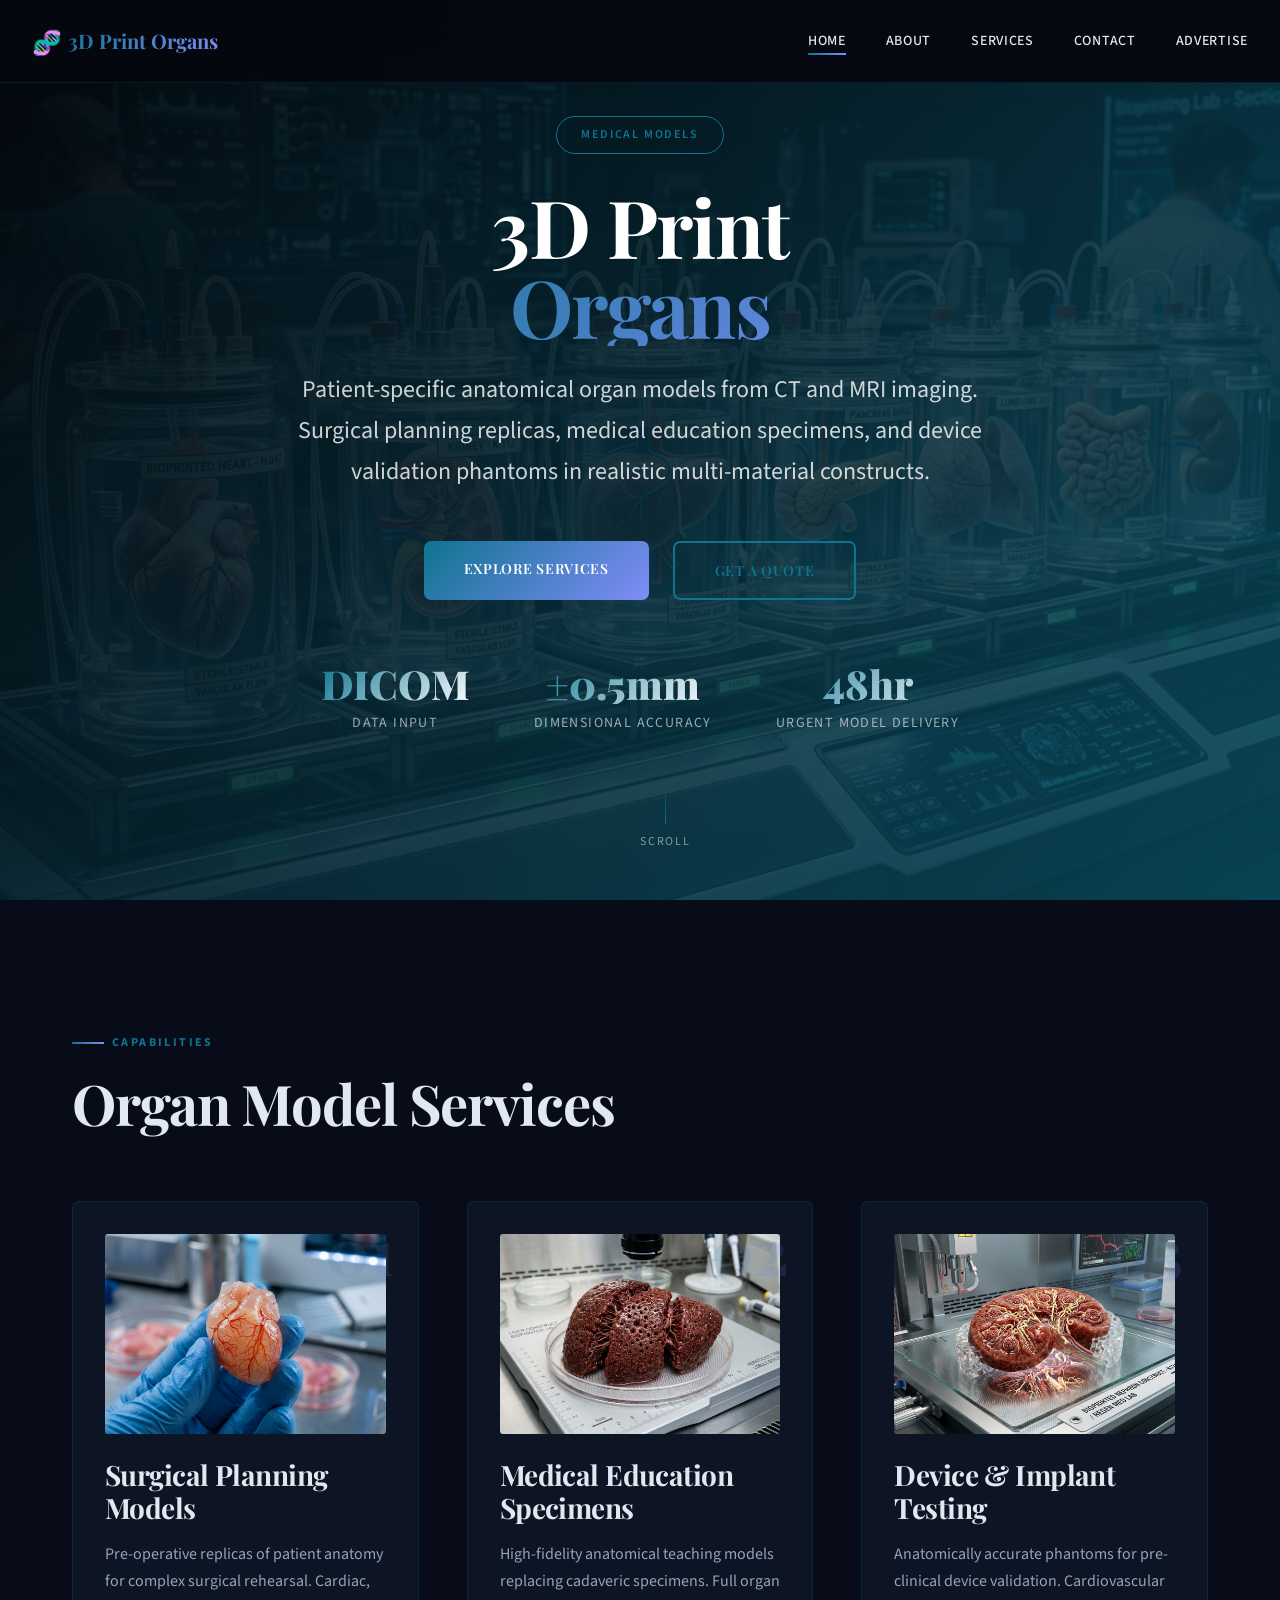
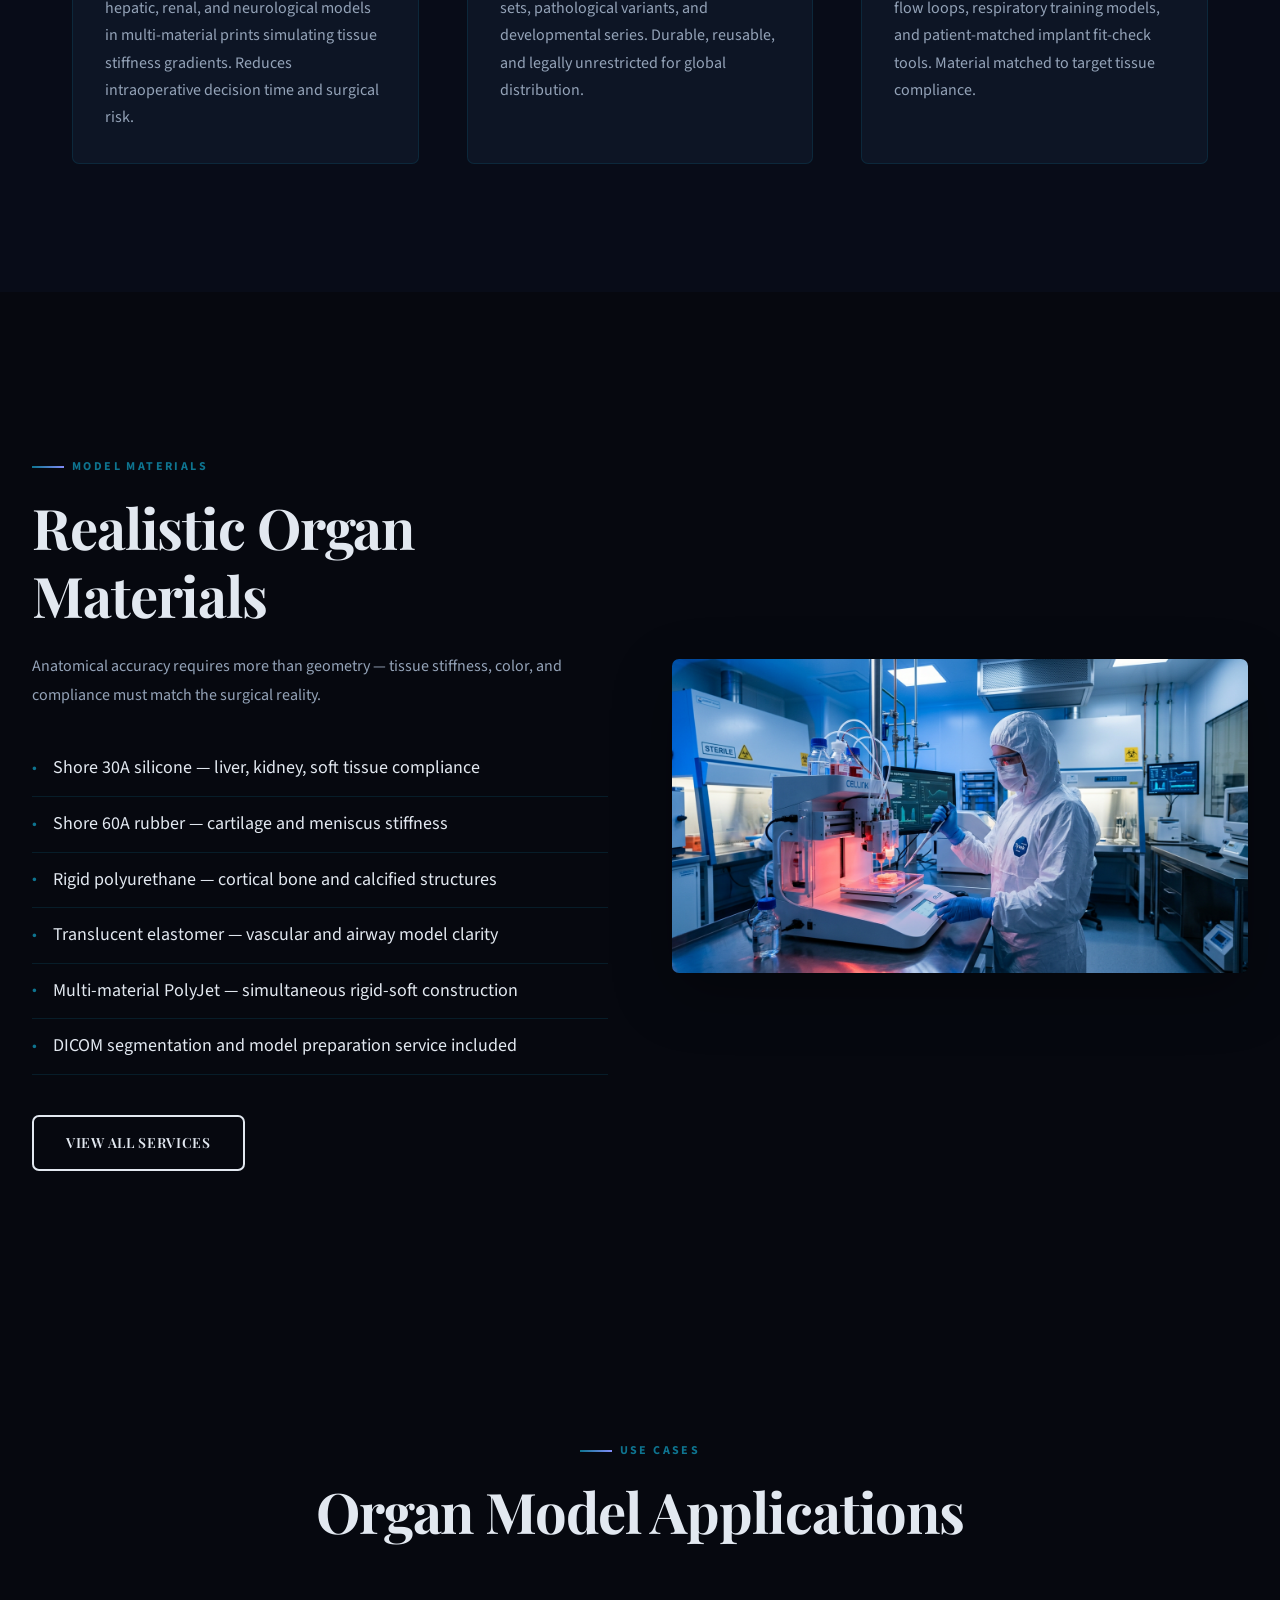
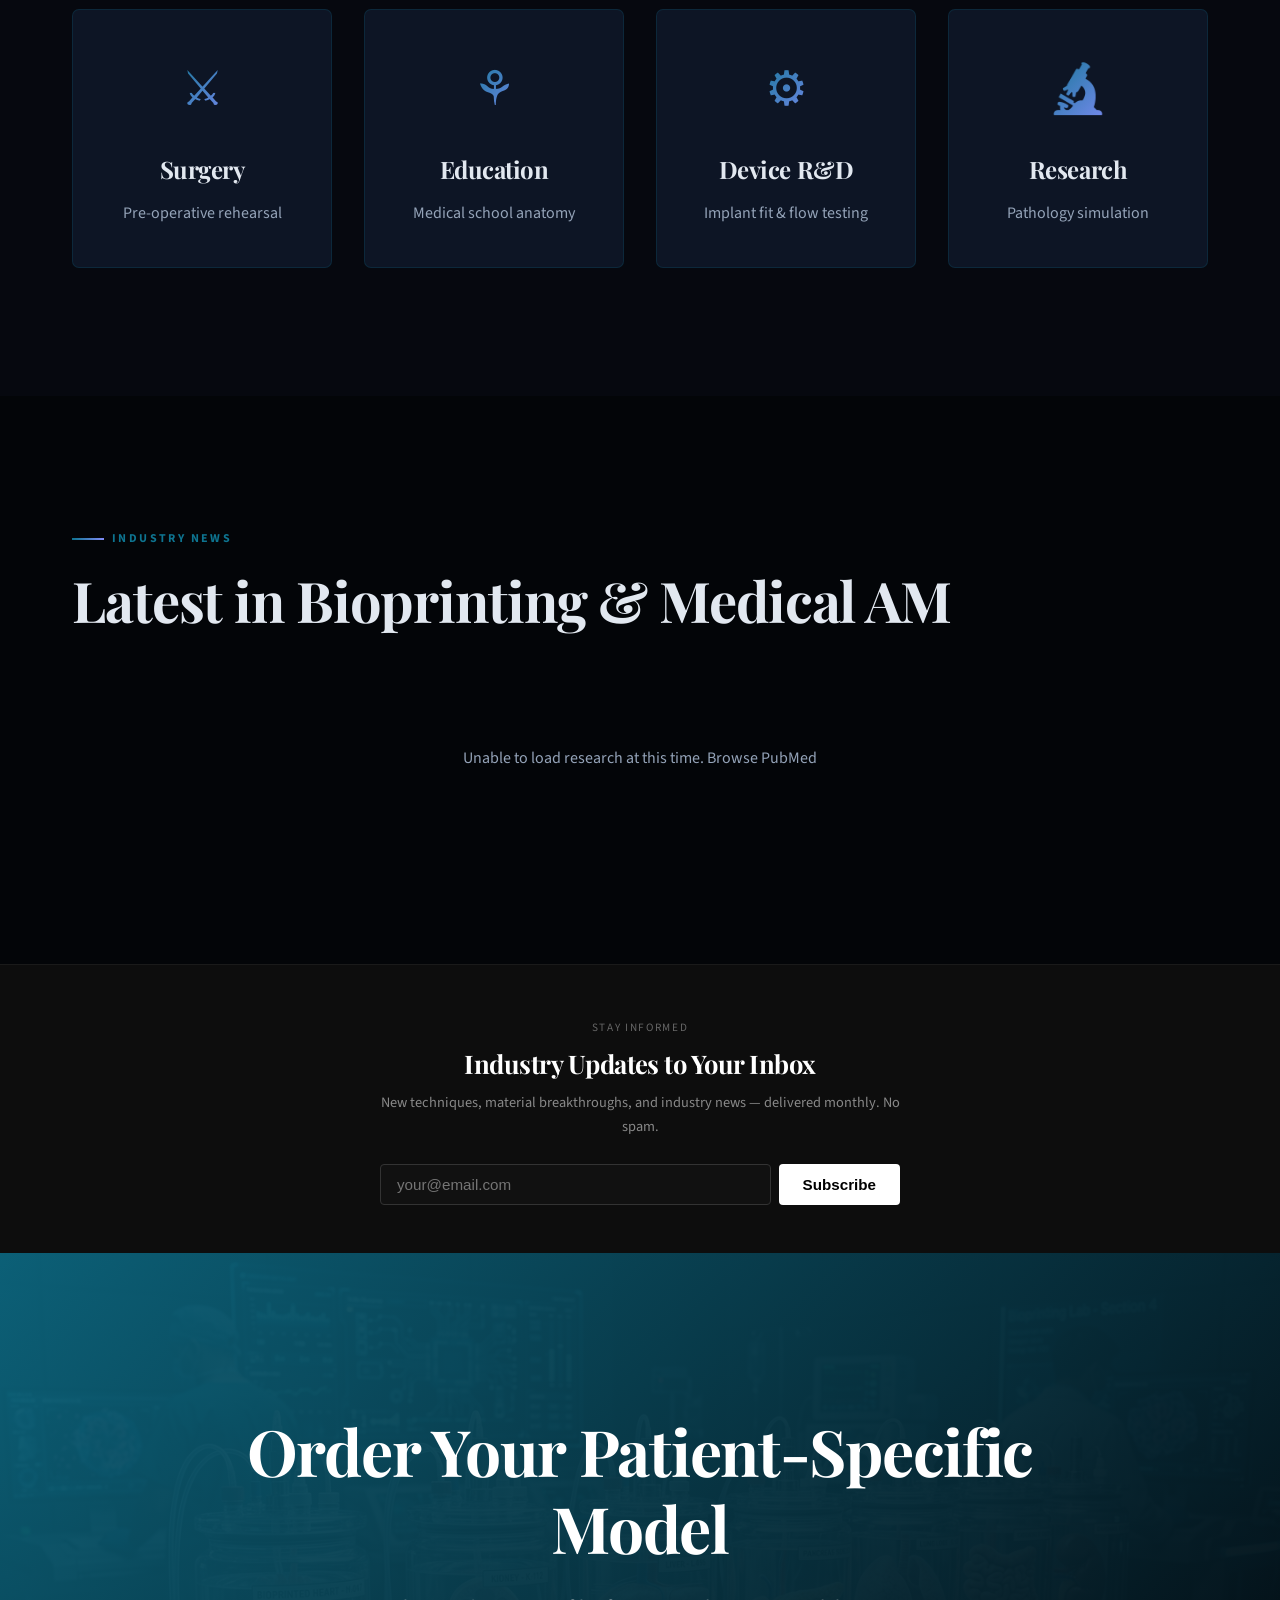
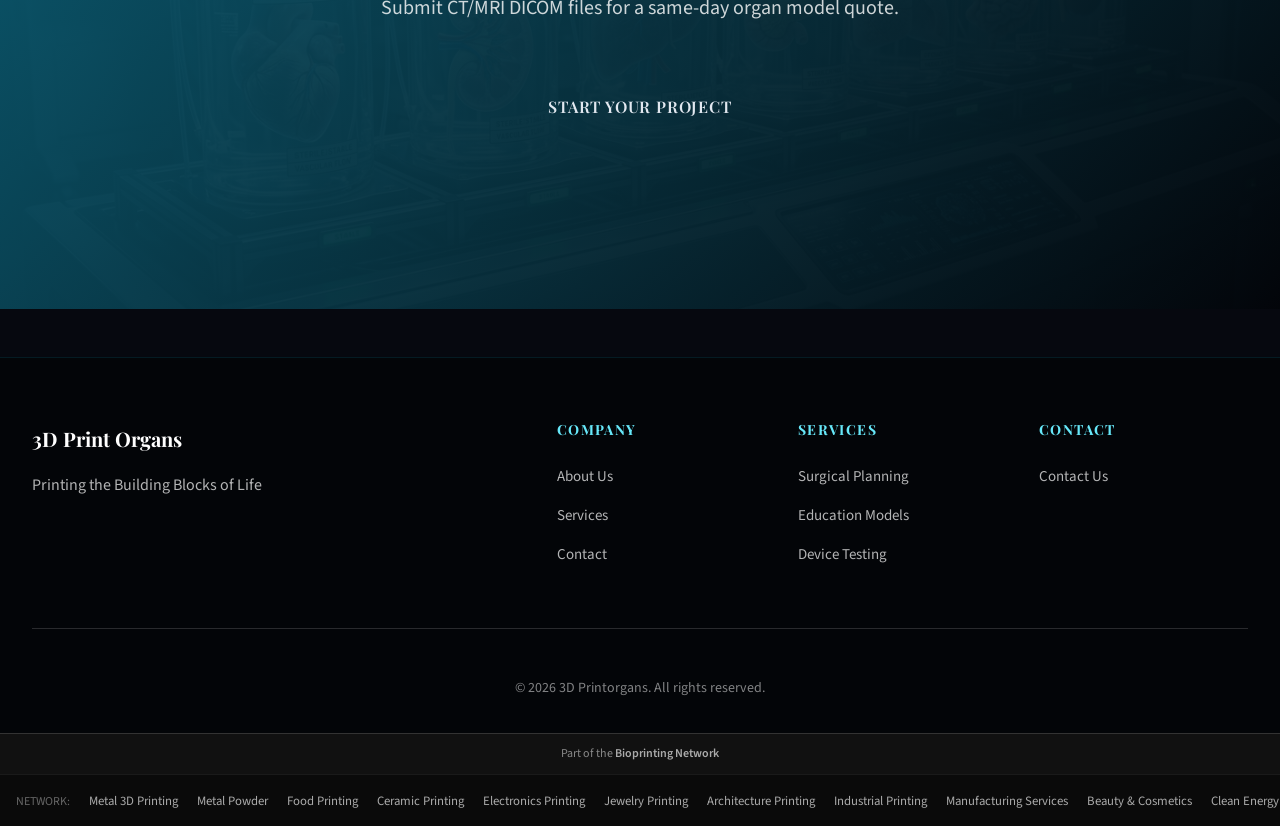
<file: index.html>
<!DOCTYPE html>
<html lang="en">
<head>
    <meta charset="UTF-8">
    <meta name="viewport" content="width=device-width, initial-scale=1.0">
    <meta name="description" content="3D printed anatomical organ models for surgical planning, medical education, and device testing. Patient-specific models from CT/MRI data in flexible and rigid materials.">
    <meta name="keywords" content="3d bioprinting &amp;amp;amp; medical, 3dprintorgans, bioprinting, medical, professional services, quality, innovation, max davis, ben stagl, ally reza, chilab, chilab studio, titobi, chicago, manufacturing, functional, 3d, prototype">
    <meta property="og:title" content="3D Print Organs | Anatomical Models &amp; Surgical Planning">
    <meta property="og:description" content="3D printed anatomical organ models for surgical planning, medical education, and device testing from CT/MRI data.">
    <meta name="author" content="Max Davis, Ben Stagl, Ally Reza - ChiLab Studio">
    <meta property="og:type" content="website">
    <meta property="og:image" content="https://3dprintorgans.com/images/10_organ_array.png">
    <title>3D Print Organs | Anatomical Organ Models & Surgical Planning | Medical Bioprinting</title>
    <link rel="preconnect" href="https://fonts.googleapis.com">
    <link rel="preconnect" href="https://fonts.gstatic.com" crossorigin>
    <link href="https://fonts.googleapis.com/css2?family=Playfair+Display:wght@400;500;600;700;800;900&family=Source+Sans+3:wght@300;400;500;600;700&display=swap" rel="stylesheet">
    <link rel="stylesheet" href="css/style.css">
<script type="application/ld+json">
[
  {
    "@context": "https://schema.org",
    "@type": "Organization",
    "name": "3D Print Organs",
    "url": "https://3dprintorgans.com",
    "description": "3D printed anatomical organ models for surgical planning, medical education, and device testing. Patient-specific models from CT/MRI data in flexible and rigid materials.",
    "contactPoint": {
      "@type": "ContactPoint",
      "contactType": "customer service",
      "url": "https://3dprintorgans.com/contact.html"
    }
  },
  {
    "@context": "https://schema.org",
    "@type": "WebSite",
    "name": "3D Print Organs",
    "url": "https://3dprintorgans.com"
  },
  {
    "@context": "https://schema.org",
    "@type": "Service",
    "name": "Surgical Planning",
    "provider": {
      "@type": "Organization",
      "name": "3D Print Organs",
      "url": "https://3dprintorgans.com"
    },
    "url": "https://3dprintorgans.com/services.html"
  },
  {
    "@context": "https://schema.org",
    "@type": "Service",
    "name": "Education Models",
    "provider": {
      "@type": "Organization",
      "name": "3D Print Organs",
      "url": "https://3dprintorgans.com"
    },
    "url": "https://3dprintorgans.com/services.html"
  },
  {
    "@context": "https://schema.org",
    "@type": "Service",
    "name": "Device Testing",
    "provider": {
      "@type": "Organization",
      "name": "3D Print Organs",
      "url": "https://3dprintorgans.com"
    },
    "url": "https://3dprintorgans.com/services.html"
  }
]
</script>
    <!-- ADSENSE: replace ca-pub-REPLACE_WITH_PUB_ID with your publisher ID to activate -->
    <!-- <script async src="https://pagead2.googlesyndication.com/pagead/js/adsbygoogle.js?client=ca-pub-REPLACE_WITH_PUB_ID" crossorigin="anonymous"></script> -->
    <link rel="icon" href="favicon.svg" type="image/svg+xml">
</head>
<body>

    <header class="site-header">
        <nav class="navbar">
            <div class="nav-container">
                <a href="index.html" class="nav-logo">
                    <span class="logo-emoji">&#129516;</span><span class="logo-text">3D Print Organs</span>
                </a>
                <button class="nav-toggle" aria-label="Toggle navigation" aria-expanded="false">
                    <span class="hamburger"></span>
                    <span class="hamburger"></span>
                    <span class="hamburger"></span>
                </button>
                <ul class="nav-menu">
                    <li><a href="index.html" class="nav-link active">Home</a></li>
                    <li><a href="about.html" class="nav-link">About</a></li>
                    <li><a href="services.html" class="nav-link">Services</a></li>
                    <li><a href="contact.html" class="nav-link">Contact</a></li>
                    <li><a href="advertise.html" class="nav-link">Advertise</a></li>
                </ul>
            </div>
        </nav>
    </header>

    <main>
        <section class="hero">
            <div class="hero-background">
                <img src="images/10_organ_array.png" alt="3D Printorgans" loading="lazy">
                <div class="hero-overlay"></div>
            </div>
            <div class="hero-content">
                <div class="hero-badge">MEDICAL MODELS</div>
                <h1 class="hero-title">
                    <span class="title-line">3D Print</span>
                        <span class="title-line highlight">Organs</span>
                </h1>
                <p class="hero-subtitle">Patient-specific anatomical organ models from CT and MRI imaging. Surgical planning replicas, medical education specimens, and device validation phantoms in realistic multi-material constructs.</p>
                <div class="hero-actions">
                    <a href="services.html" class="btn btn-primary">Explore Services</a>
                    <a href="contact.html" class="btn btn-secondary">Get a Quote</a>
                </div>
                <div class="hero-stats">
                    <div class="stat-item">
                        <div class="stat-number">DICOM</div>
                        <div class="stat-label">Data Input</div>
                    </div>
                    <div class="stat-item">
                        <div class="stat-number">±0.5mm</div>
                        <div class="stat-label">Dimensional Accuracy</div>
                    </div>
                    <div class="stat-item">
                        <div class="stat-number">48hr</div>
                        <div class="stat-label">Urgent Model Delivery</div>
                    </div>
                </div>
            </div>
            <div class="scroll-indicator">
                <div class="scroll-line"></div>
                <span>SCROLL</span>
            </div>
        </section>

        <section class="process-section">
            <div class="container">
                <div class="section-header">
                    <span class="section-label">CAPABILITIES</span>
                    <h2 class="section-title">Organ Model Services</h2>
                </div>
                <div class="process-grid">
                    <div class="process-card animate-in">
                        <div class="card-number">01</div>
                        <div class="card-image">
                            <img src="images/04_vascularized_heart.png" alt="Service 1" loading="lazy">
                        </div>
                        <h3>Surgical Planning Models</h3>
                        <p>Pre-operative replicas of patient anatomy for complex surgical rehearsal. Cardiac, hepatic, renal, and neurological models in multi-material prints simulating tissue stiffness gradients. Reduces intraoperative decision time and surgical risk.</p>
                    </div>
                    <div class="process-card animate-in">
                        <div class="card-number">02</div>
                        <div class="card-image">
                            <img src="images/07_liver_tissue.png" alt="Service 2" loading="lazy">
                        </div>
                        <h3>Medical Education Specimens</h3>
                        <p>High-fidelity anatomical teaching models replacing cadaveric specimens. Full organ sets, pathological variants, and developmental series. Durable, reusable, and legally unrestricted for global distribution.</p>
                    </div>
                    <div class="process-card animate-in">
                        <div class="card-number">03</div>
                        <div class="card-image">
                            <img src="images/12_kidney_construct.png" alt="Service 3" loading="lazy">
                        </div>
                        <h3>Device & Implant Testing</h3>
                        <p>Anatomically accurate phantoms for pre-clinical device validation. Cardiovascular flow loops, respiratory training models, and patient-matched implant fit-check tools. Material matched to target tissue compliance.</p>
                    </div>
                </div>
            </div>
        </section>


    <!-- Ad Unit: Mid-Page Leaderboard -->
    <div class="ad-unit-container" style="text-align:center;padding:1rem 0;margin:0 auto;max-width:970px;">
      <!-- <ins class="adsbygoogle" style="display:block" data-ad-client="ca-pub-REPLACE_WITH_PUB_ID" data-ad-slot="REPLACE_WITH_SLOT_ID_1" data-ad-format="auto" data-full-width-responsive="true"></ins> -->
      <!-- <script>(adsbygoogle = window.adsbygoogle || []).push({});</script> -->
    </div>
        <section class="materials-section">
            <div class="container-wide">
                <div class="materials-content">
                    <div class="materials-info">
                        <span class="section-label">MODEL MATERIALS</span>
                        <h2>Realistic Organ Materials</h2>
                        <p>Anatomical accuracy requires more than geometry — tissue stiffness, color, and compliance must match the surgical reality.</p>
                        <ul class="materials-list">
                            <li><span class="material-icon">&#9679;</span> Shore 30A silicone — liver, kidney, soft tissue compliance</li>
                            <li><span class="material-icon">&#9679;</span> Shore 60A rubber — cartilage and meniscus stiffness</li>
                            <li><span class="material-icon">&#9679;</span> Rigid polyurethane — cortical bone and calcified structures</li>
                            <li><span class="material-icon">&#9679;</span> Translucent elastomer — vascular and airway model clarity</li>
                            <li><span class="material-icon">&#9679;</span> Multi-material PolyJet — simultaneous rigid-soft construction</li>
                            <li><span class="material-icon">&#9679;</span> DICOM segmentation and model preparation service included</li>
                        </ul>
                        <a href="services.html" class="btn btn-outline">View All Services</a>
                    </div>
                    <div class="materials-visual">
                        <img src="images/08_scientist_working.png" alt="3D Printorgans Services" loading="lazy">
                        <div class="visual-accent"></div>
                    </div>
                </div>
            </div>
        </section>

        <section class="industries-section">
            <div class="container">
                <div class="section-header center">
                    <span class="section-label">USE CASES</span>
                    <h2>Organ Model Applications</h2>
                </div>
                <div class="industries-grid">
                    <div class="industry-card animate-in">
                        <div class="industry-icon">&#9876;</div>
                        <h3>Surgery</h3>
                        <p>Pre-operative rehearsal</p>
                    </div>
                    <div class="industry-card animate-in">
                        <div class="industry-icon">&#9880;</div>
                        <h3>Education</h3>
                        <p>Medical school anatomy</p>
                    </div>
                    <div class="industry-card animate-in">
                        <div class="industry-icon">&#9881;</div>
                        <h3>Device R&D</h3>
                        <p>Implant fit & flow testing</p>
                    </div>
                    <div class="industry-card animate-in">
                        <div class="industry-icon">&#128300;</div>
                        <h3>Research</h3>
                        <p>Pathology simulation</p>
                    </div>
                </div>
            </div>
        </section>
        <section class="news-section">
            <div class="container">
                <div class="section-header">
                    <span class="section-label">INDUSTRY NEWS</span>
                    <h2 class="section-title">Latest in Bioprinting & Medical AM</h2>
                </div>
                <div id="news-feed"></div>
            </div>
        </section>
        <section class="newsletter-section" style="background:#0d0d0d;padding:3rem 2rem;text-align:center;border-top:1px solid #1a1a1a;">
            <div style="max-width:520px;margin:0 auto;">
                <span style="font-size:0.7rem;letter-spacing:0.15em;color:#666;text-transform:uppercase;">Stay Informed</span>
                <h2 style="color:#fff;font-size:1.6rem;margin:0.5rem 0 0.75rem;">Industry Updates to Your Inbox</h2>
                <p style="color:#888;font-size:0.9rem;margin-bottom:1.5rem;">New techniques, material breakthroughs, and industry news — delivered monthly. No spam.</p>
                <form action="https://api.web3forms.com/submit" method="POST"
                      style="display:flex;gap:0.5rem;flex-wrap:wrap;justify-content:center;"
                      onsubmit="this.querySelector('button').textContent='Subscribed!';this.querySelector('button').disabled=true;">
                    <input type="hidden" name="access_key" value="6f33053b-6d08-414b-9615-665f88c98da8">
                    <input type="hidden" name="cc" value="printwire@gmail.com">
                    <input type="hidden" name="subject" value="Newsletter Signup">
                    <input type="hidden" name="from_name" value="Newsletter Signup">
                    <input type="email" name="email" placeholder="your@email.com" required
                           style="flex:1;min-width:220px;padding:0.7rem 1rem;background:#111;border:1px solid #333;color:#fff;border-radius:4px;font-size:0.95rem;">
                    <button type="submit"
                            style="padding:0.7rem 1.5rem;background:#fff;color:#000;border:none;border-radius:4px;font-weight:600;font-size:0.95rem;cursor:pointer;white-space:nowrap;">
                        Subscribe
                    </button>
                </form>
            </div>
        </section>


        <section class="cta-section">
            <div class="cta-content">
                <h2>Order Your Patient-Specific Model</h2>
                <p>Submit CT/MRI DICOM files for a same-day organ model quote.</p>
                <a href="contact.html" class="btn btn-large">Start Your Project</a>
            </div>
            <div class="cta-background">
                <img src="images/10_organ_array.png" alt="3D Printorgans" loading="lazy">
            </div>
        </section>
    </main>

    <!-- Ad Unit: Pre-Footer Banner -->
    <div class="ad-unit-container" style="text-align:center;padding:1.5rem 0;margin:0 auto;max-width:970px;">
      <!-- <ins class="adsbygoogle" style="display:block" data-ad-client="ca-pub-REPLACE_WITH_PUB_ID" data-ad-slot="REPLACE_WITH_SLOT_ID_2" data-ad-format="auto" data-full-width-responsive="true"></ins> -->
      <!-- <script>(adsbygoogle = window.adsbygoogle || []).push({});</script> -->
    </div>
    <footer class="site-footer">
        <div class="footer-container">
            <div class="footer-main">
                <div class="footer-brand">
                    <div class="footer-logo">3D Print Organs</div>
                    <p>Printing the Building Blocks of Life</p>
                </div>
                <div class="footer-links">
                    <div class="footer-column">
                        <h4>Company</h4>
                        <ul>
                            <li><a href="about.html">About Us</a></li>
                            <li><a href="services.html">Services</a></li>
                            <li><a href="contact.html">Contact</a></li>
                        </ul>
                    </div>
                    <div class="footer-column">
                        <h4>Services</h4>
                        <ul>
                            <li><a href="services.html">Surgical Planning</a></li>
                            <li><a href="services.html">Education Models</a></li>
                            <li><a href="services.html">Device Testing</a></li>
                        </ul>
                    </div>
                    <div class="footer-column">
                        <h4>Contact</h4>
                        <ul>
                            <li><a href="contact.html">Contact Us</a></li>
                        </ul>
                    </div>
                </div>
            </div>
            <div class="footer-bottom">
                <p>&copy; 2026 3D Printorgans. All rights reserved.</p>
            </div>
        </div>
    </footer>

    <script src="js/main.js"></script>

    <div class="network-badge" style="background:#111;border-top:1px solid #333;text-align:center;padding:0.6rem 1rem;font-size:0.75rem;color:#888;">
      Part of the <a href="https://3dprinttissue.com" style="color:#aaa;text-decoration:none;font-weight:600;">Bioprinting Network</a>
    </div>
    <div style="background:#0a0a0a;border-top:1px solid #1a1a1a;padding:0.75rem 1rem;text-align:center;overflow-x:auto;white-space:nowrap;">
      <span style="color:#666;font-size:0.75rem;margin-right:0.5rem;">NETWORK:</span>
      <a href="https://dmls3d.com" style="color:#aaa;text-decoration:none;margin:0 0.5rem;font-size:0.8rem;">Metal 3D Printing</a>
      <a href="https://metalpowder.co" style="color:#aaa;text-decoration:none;margin:0 0.5rem;font-size:0.8rem;">Metal Powder</a>
      <a href="https://3dprintfood.com" style="color:#aaa;text-decoration:none;margin:0 0.5rem;font-size:0.8rem;">Food Printing</a>
      <a href="https://3dprintceramic.com" style="color:#aaa;text-decoration:none;margin:0 0.5rem;font-size:0.8rem;">Ceramic Printing</a>
      <a href="https://3dprintcircuitry.com" style="color:#aaa;text-decoration:none;margin:0 0.5rem;font-size:0.8rem;">Electronics Printing</a>
      <a href="https://3dprintjewelry.com" style="color:#aaa;text-decoration:none;margin:0 0.5rem;font-size:0.8rem;">Jewelry Printing</a>
      <a href="https://3dprintarchitecture.com" style="color:#aaa;text-decoration:none;margin:0 0.5rem;font-size:0.8rem;">Architecture Printing</a>
      <a href="https://3dprintpipes.com" style="color:#aaa;text-decoration:none;margin:0 0.5rem;font-size:0.8rem;">Industrial Printing</a>
      <a href="https://sendcutship.com" style="color:#aaa;text-decoration:none;margin:0 0.5rem;font-size:0.8rem;">Manufacturing Services</a>
      <a href="https://3dprintskincare.com" style="color:#aaa;text-decoration:none;margin:0 0.5rem;font-size:0.8rem;">Beauty &amp; Cosmetics</a>
      <a href="https://3dprintsolar.com" style="color:#aaa;text-decoration:none;margin:0 0.5rem;font-size:0.8rem;">Clean Energy</a>
      <a href="https://3dprinttitanium.com" style="color:#aaa;text-decoration:none;margin:0 0.5rem;font-size:0.8rem;">Titanium Printing</a>
    </div>
</body>
</html>
</file>
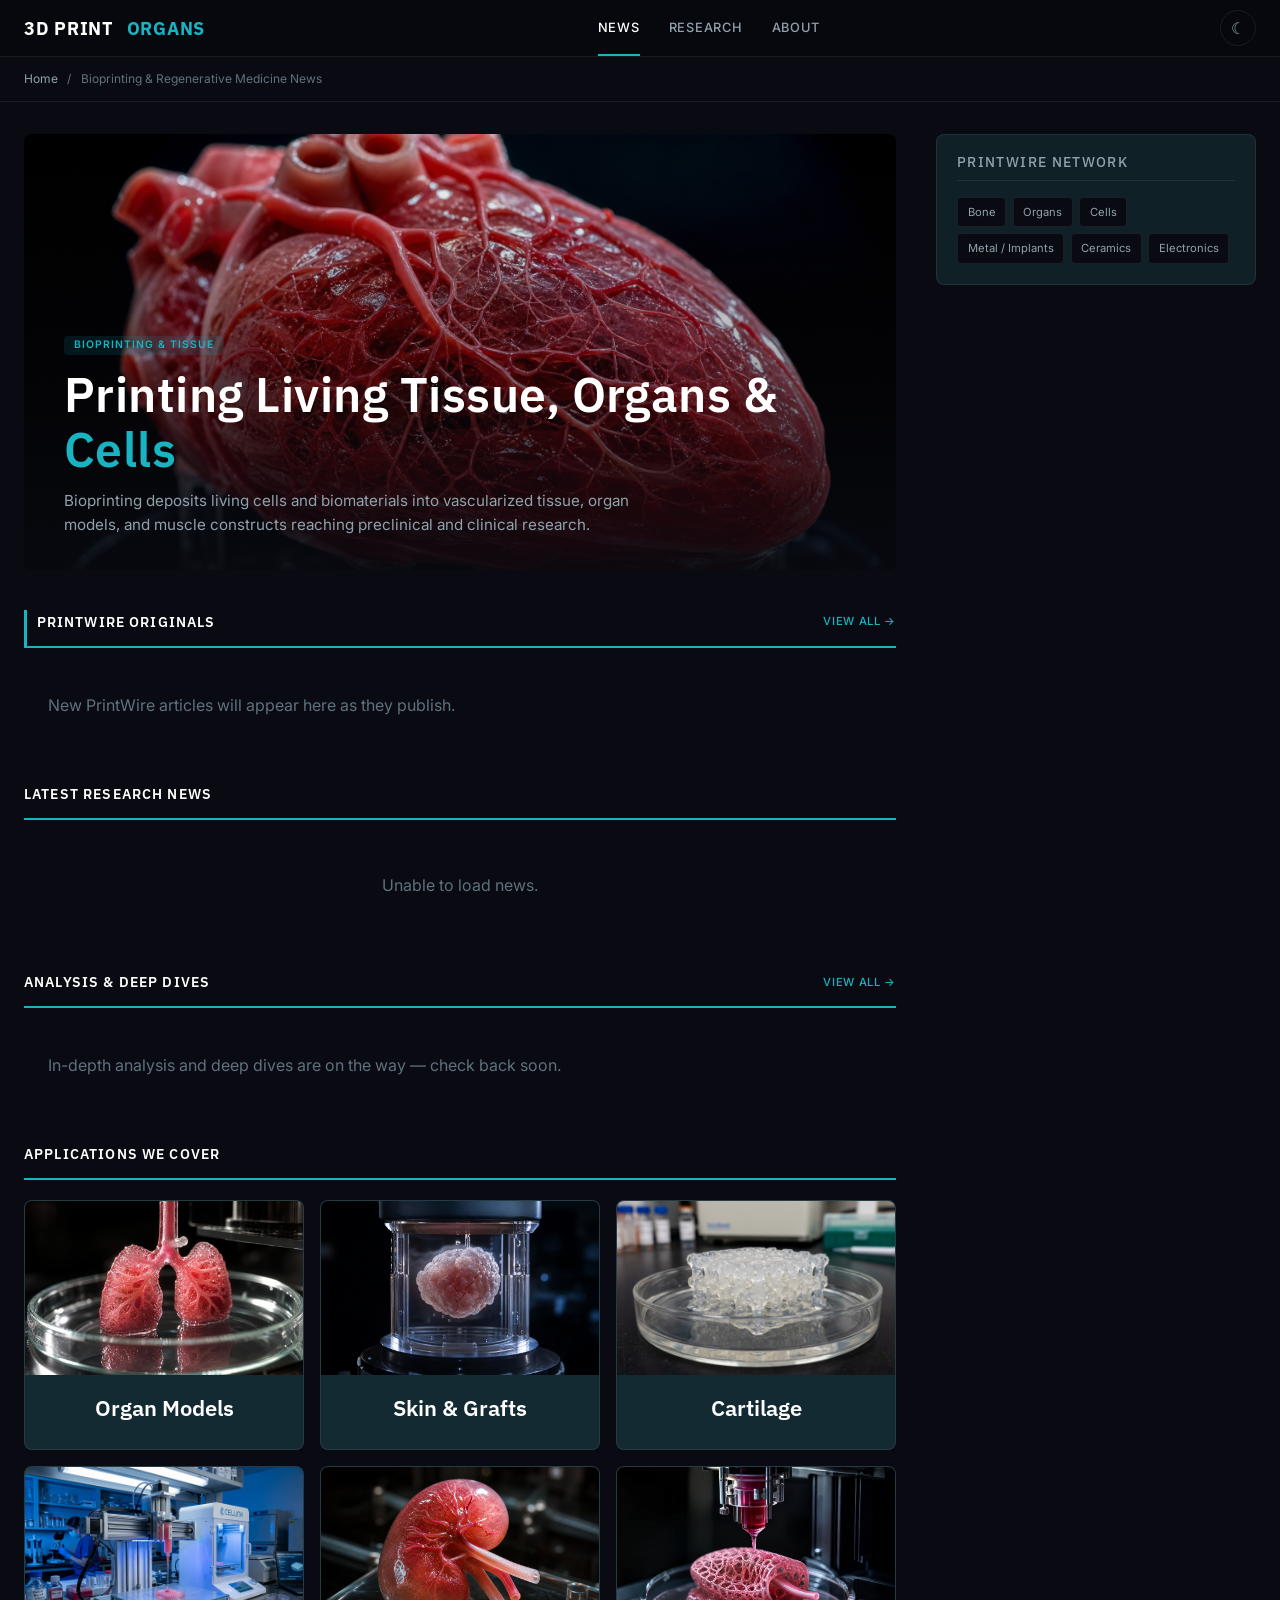
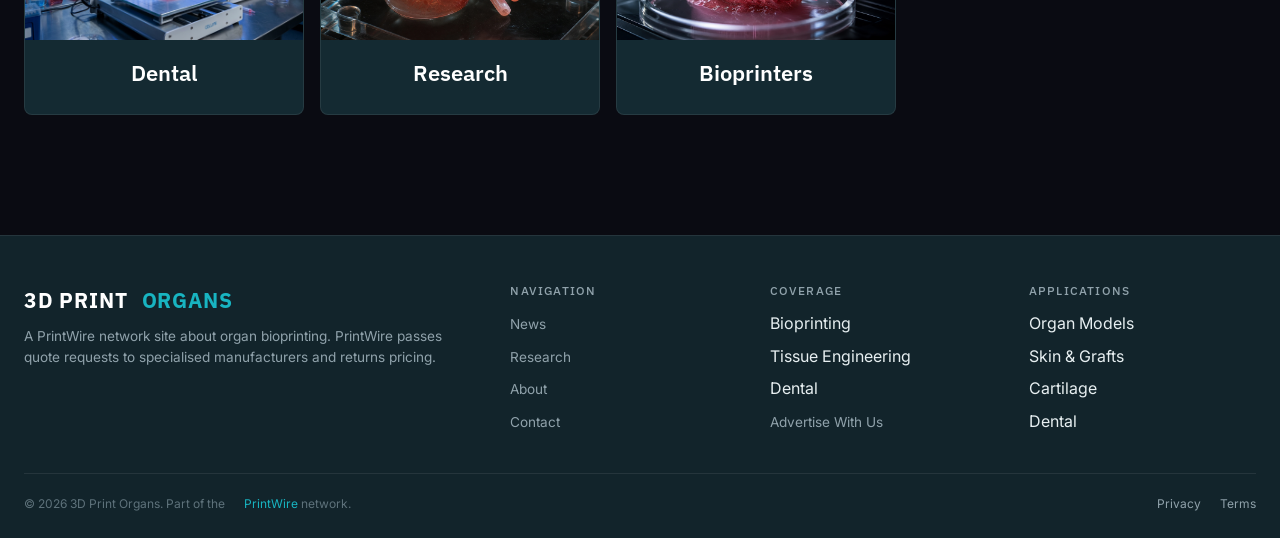
<file: static/index.html>
<!DOCTYPE html>
<html lang="en">
<head>
  <meta charset="UTF-8">
  <meta name="viewport" content="width=device-width, initial-scale=1.0">
  <meta name="description" content="3D Print Organs is a PrintWire network site about organ bioprinting. PrintWire passes quote requests to specialised manufacturers and returns pricing. PrintWire does not manufacture parts itself.">
  <title>3D Print Organs | Organ bioprinting</title>
  <link rel="preconnect" href="https://fonts.googleapis.com">
  <link rel="preconnect" href="https://fonts.gstatic.com" crossorigin>
  <link href="https://fonts.googleapis.com/css2?family=IBM+Plex+Sans:wght@500;600;700&family=Inter:wght@400;500;600&display=swap" rel="stylesheet">
  <link rel="stylesheet" href="css/editorial.css">
  <link rel="icon" type="image/svg+xml" href="/favicon.svg">
  <meta property="og:type" content="website">
  <meta property="og:title" content="3D Print Organs | Organ bioprinting">
  <meta property="og:description" content="3D Print Organs is a PrintWire network site about organ bioprinting. PrintWire passes quote requests to specialised manufacturers and returns pricing. PrintWire does not manufacture parts itself.">
  <meta property="og:image" content="https://3dprintorgans.com/images/01_hero_bioprinted_vascularized.png">
  <meta property="og:url" content="https://3dprintorgans.com/">
  <meta name="twitter:card" content="summary_large_image">
  <meta name="twitter:image" content="https://3dprintorgans.com/images/01_hero_bioprinted_vascularized.png">
</head>
<body>

<!-- ── Header ─────────────────────────────────── -->
<header class="ed-header">
  <div class="ed-header-inner">
    <a href="index.html" class="ed-logo">
      3D&nbsp;PRINT&nbsp;<span class="ed-logo-accent">ORGANS</span>
    </a>
    <button class="ed-nav-toggle" aria-label="Menu" onclick="document.querySelector('.ed-nav').classList.toggle('open')">&#9776;</button>
    <nav class="ed-nav">
      <a href="index.html" class="active">News</a>
      <a href="/articles/">Research</a>
      <a href="about.html">About</a>
    </nav>
    <button class="ed-theme-toggle" id="themeToggle" aria-label="Toggle light/dark mode" title="Toggle light/dark mode">&#9728;</button>
  </div>
</header>

<!-- ── Breadcrumbs ────────────────────────────── -->
<div class="ed-breadcrumbs">
  <a href="index.html">Home</a> <span>/</span> Bioprinting &amp; Regenerative Medicine News
</div>

<!-- ── Main Layout ────────────────────────────── -->
<div class="ed-layout">
  <div class="ed-main">

    <!-- Featured Story -->
    <article class="ed-hero">
      <img src="images/01_hero_bioprinted_vascularized.png" alt="Bioprinting & Tissue">
      <div class="ed-hero-overlay"></div>
      <div class="ed-hero-content">
        <span class="ed-badge">Bioprinting & Tissue</span>
        <h1>Printing Living Tissue, Organs &amp; <span class="ed-logo-accent">Cells</span></h1>
        <p class="ed-hero-excerpt">Bioprinting deposits living cells and biomaterials into vascularized tissue, organ models, and muscle constructs reaching preclinical and clinical research.</p>
      </div>
    </article>


    <!-- PrintWire Originals — network-wide originals (featured) -->
    <div class="ed-section-label" style="border-left:3px solid var(--accent);padding-left:0.6rem;">
      PrintWire Originals
      <a href="/articles/">View All &rarr;</a>
    </div>
    <div class="ed-card-grid" id="pwOriginals">
      <div style="grid-column:1/-1;text-align:center;padding:2rem;color:var(--text-faint);">Loading PrintWire articles…</div>
    </div>

    <!-- Latest News — PrintWire + industry (RSS) -->
    <div class="ed-section-label">
      Latest Research News
      
    </div>
    <div class="ed-card-grid" id="newsGrid">
      <div style="grid-column: 1/-1; text-align:center; padding:2rem; color:var(--text-faint);">Loading latest news…</div>
    </div>

    <!-- Analysis & Deep Dives -->
    <div class="ed-section-label">
      Analysis &amp; Deep Dives
      <a href="/articles/">View All &rarr;</a>
    </div>
    <div class="ed-list" id="pwDeepDives">
      <div style="padding:1.5rem;color:var(--text-faint);">Loading analysis…</div>
    </div>

    <!-- Applications -->
    <div class="ed-section-label">
      Applications We Cover
    </div>
    <div class="ed-card-grid" style="grid-template-columns: repeat(3, 1fr); gap: 1rem; margin-bottom: 2.5rem;">
      <div class="ed-card" style="text-align:center;">
        <img class="ed-card-img" src="images/05_bioprinted_lung.png" alt="Organ Models">
        <div class="ed-card-body"><h3>Organ Models</h3></div>
      </div>
      <div class="ed-card" style="text-align:center;">
        <img class="ed-card-img" src="images/06_bioprinted_organoid.png" alt="Skin & Grafts">
        <div class="ed-card-body"><h3>Skin &amp; Grafts</h3></div>
      </div>
      <div class="ed-card" style="text-align:center;">
        <img class="ed-card-img" src="images/03_cartilage_scaffold.png" alt="Cartilage">
        <div class="ed-card-body"><h3>Cartilage</h3></div>
      </div>
      <div class="ed-card" style="text-align:center;">
        <img class="ed-card-img" src="images/01_hero_bioprinter.png" alt="Dental">
        <div class="ed-card-body"><h3>Dental</h3></div>
      </div>
      <div class="ed-card" style="text-align:center;">
        <img class="ed-card-img" src="images/02_bioprinted_kidney.png" alt="Research">
        <div class="ed-card-body"><h3>Research</h3></div>
      </div>
      <div class="ed-card" style="text-align:center;">
        <img class="ed-card-img" src="images/03_bioprinter_building.png" alt="Bioprinters">
        <div class="ed-card-body"><h3>Bioprinters</h3></div>
      </div>
    </div>


  </div>

  <!-- ── Sidebar ─────────────────────────────── -->
  <aside class="ed-sidebar">





    <!-- Network Links -->
    <div class="ed-sidebar-block">
      <h4>PrintWire Network</h4>
      <div class="ed-network-links">
        <a href="https://3dprintbone.com">Bone</a>
        <a href="https://3dprintorgans.com">Organs</a>
        <a href="https://3dprintcells.com">Cells</a>
        <a href="https://dmls3d.com">Metal / Implants</a>
        <a href="https://3dprintceramic.com">Ceramics</a>
        <a href="https://3dprintcircuitry.com">Electronics</a>
      </div>
    </div>


  </aside>
</div>

<!-- ── Footer ─────────────────────────────────── -->
<footer class="ed-footer">
  <div class="ed-footer-inner">
    <div class="ed-footer-brand">
      <div class="ed-logo" style="font-size:1.3rem; margin-bottom: 0.5rem;">3D&nbsp;PRINT&nbsp;<span class="ed-logo-accent">ORGANS</span></div>
      <p>A PrintWire network site about organ bioprinting. PrintWire passes quote requests to specialised manufacturers and returns pricing.</p>
    </div>
    <div>
      <h4>Navigation</h4>
      <ul>
        <li><a href="index.html">News</a></li>
        <li><a href="/articles/">Research</a></li>
        <li><a href="about.html">About</a></li>
        <li><a href="contact.html">Contact</a></li>
      </ul>
    </div>
    <div>
      <h4>Coverage</h4>
      <ul>
        <li>Bioprinting</li>
        <li>Tissue Engineering</li>
        <li>Dental</li>
        <li><a href="advertise.html">Advertise With Us</a></li>
      </ul>
    </div>
    <div>
      <h4>Applications</h4>
      <ul>
        <li>Organ Models</li>
        <li>Skin &amp; Grafts</li>
        <li>Cartilage</li>
        <li>Dental</li>
      </ul>
    </div>
  </div>
  <div class="ed-footer-bottom">
    <span>&copy; 2026 3D Print Organs. Part of the <a href="https://3dprint.space" style="color:var(--accent);">PrintWire</a> network.</span>
    <span>
      <a href="/privacy.html">Privacy</a>
      <a href="/terms.html">Terms</a>
    </span>
  </div>
</footer>

<script>
// ── Mobile nav toggle ──
document.querySelector('.ed-nav-toggle')?.addEventListener('click', () => {
  document.querySelector('.ed-nav').classList.toggle('open');
});

// ── Theme toggle (light/dark) — light default ──
(function() {
  const btn = document.getElementById('themeToggle');
  const root = document.documentElement;
  function setTheme(theme) {
    root.setAttribute('data-theme', theme);
    localStorage.setItem('ed-theme', theme);
    btn.innerHTML = theme === 'dark' ? '&#9790;' : '&#9728;';
    btn.title = theme === 'dark' ? 'Switch to light mode' : 'Switch to dark mode';
  }
  const saved = localStorage.getItem('ed-theme');
  setTheme(saved || 'dark');
  btn.addEventListener('click', () => {
    const current = root.getAttribute('data-theme') || 'light';
    setTheme(current === 'dark' ? 'light' : 'dark');
  });
})();

// ── News Feed: network-wide PrintWire Originals + industry RSS ──
(function() {
  var grid = document.getElementById('newsGrid');
  var orig = document.getElementById('pwOriginals');

  var feeds = [
    { url: 'https://news.google.com/rss/search?q=bioprinting+tissue+engineering&hl=en-US&gl=US&ceid=US:en', name: 'Google News' },
    { url: 'https://news.google.com/rss/search?q=3D+printed+organs+regenerative+medicine&hl=en-US&gl=US&ceid=US:en', name: 'Google News' },
    { url: 'https://news.google.com/rss/search?q=dental+3D+printing+medical+device&hl=en-US&gl=US&ceid=US:en', name: 'Google News' },
    { url: 'https://3dprintingindustry.com/feed/', name: '3DPI' }
  ];

    function bestImg(item){
    var raw = '';
    var html = item.content || item.description || '';
    var m = html.match(/<img[^>]+src=["']([^"'>]+)["']/i);
    if (m) raw = m[1];
    if (!raw) raw = (item.enclosure && item.enclosure.link) || item.thumbnail || '';
    if (!raw) return '';
    var full = raw.replace(/-\d{2,4}x\d{2,4}(?=\.(jpg|jpeg|png|webp|gif)(\?|$))/i, '');
    return 'https://wsrv.nl/?url=' + encodeURIComponent(full) + '&w=800&h=534&fit=cover&a=attention&output=jpg&q=82';
  }
  var api = 'https://api.rss2json.com/v1/api.json?rss_url=';
  var rss = [];
  var localArts = [];
  var loaded = 0;
  var total = feeds.length;
  var fallbackImgs = [
    'images/01_hero_bioprinter.png','images/02_skin_tissue.png','images/03_cartilage_scaffold.png',
    'images/06_ear_construct.png','images/07_liver_tissue.png','images/08_scientist_working.png',
    'images/09_cornea_model.png','images/10_organ_array.png'
  ];

  function stripHtml(html) {
    var d = document.createElement('div'); d.innerHTML = html;
    return d.textContent || '';
  }
  function esc(s) {
    var d = document.createElement('div'); d.appendChild(document.createTextNode(s));
    return d.innerHTML;
  }
  function card(a, i) {
    var img = a.img || fallbackImgs[i % fallbackImgs.length];
    var fb = fallbackImgs[(i+1) % fallbackImgs.length];
    var open = a.local
      ? 'onclick="location.href=\'' + esc(a.link) + '\'"'
      : 'onclick="window.open(\'' + esc(a.link) + '\',\'_blank\',\'noopener\')"';
    var linkAttrs = a.local ? 'href="' + esc(a.link) + '"'
      : 'href="' + esc(a.link) + '" target="_blank" rel="noopener"';
    var badge = a.local
      ? '<span class="ed-badge" style="background:var(--accent);color:#fff;">' + esc(a.source) + '</span>'
      : '<span class="ed-badge">' + esc(a.source) + '</span>';
    return '<article class="ed-card" style="cursor:pointer" ' + open + '>' +
      '<img class="ed-card-img" src="' + esc(img) + '" alt="" loading="lazy" onerror="this.onerror=null;this.src=\'' + fb + '\'">' +
      '<div class="ed-card-body">' + badge +
        '<div class="ed-card-meta">' + esc(a.dateStr || '') + '</div>' +
        '<h3><a ' + linkAttrs + ' onclick="event.stopPropagation()">' + esc(a.title) + '</a></h3>' +
        '<p class="ed-card-excerpt">' + esc(a.desc) + '</p>' +
      '</div></article>';
  }

  var localReady = fetch('network.json', { cache: 'no-store' })
    .then(function(r){ return r.ok ? r.json() : []; })
    .then(function(items){
      (items || []).forEach(function(it, i){
        localArts.push({ title: it.title, link: it.url, desc: it.summary || '',
          date: it.iso, dateStr: it.date, source: (it.origin || 'PrintWire'), local: true,
          img: it.img || fallbackImgs[i % fallbackImgs.length] });
      });
      if (orig) {
        orig.innerHTML = localArts.length
          ? localArts.slice(0, 6).map(card).join('')
          : '<div style="grid-column:1/-1;padding:1.5rem;color:var(--text-faint);">New PrintWire articles will appear here as they publish.</div>';
      }
    })
    .catch(function(){ if (orig) orig.innerHTML = ''; });

  var timeout = setTimeout(finish, 8000);
  feeds.forEach(function(feed) {
    fetch(api + encodeURIComponent(feed.url))
      .then(function(r){ return r.json(); })
      .then(function(data){
        if (data.status === 'ok' && data.items) {
          data.items.forEach(function(item){
            rss.push({ title: item.title, link: item.link,
              desc: stripHtml(item.description).substring(0,140) + '…',
              date: item.pubDate, source: feed.name, local: false,
              img: bestImg(item) });
          });
        }
      })
      .catch(function(){})
      .then(function(){ loaded++; if (loaded === total) { clearTimeout(timeout); finish(); } });
  });

  var done = false;
  function finish(){ if (done) return; done = true; localReady.then(render); }
  function render(){
    if (!grid) return;
    var merged = localArts.concat(rss);
    merged.forEach(function(a){ if (!a.dateStr && a.date) a.dateStr = new Date(a.date).toLocaleDateString('en-US',{year:'numeric',month:'short',day:'numeric'}); });
    merged.sort(function(a,b){ return new Date(b.date) - new Date(a.date); });
    var top = merged.slice(0, 8);
    grid.innerHTML = top.length
      ? top.map(card).join('')
      : '<div style="grid-column:1/-1;text-align:center;padding:2rem;color:var(--text-faint);">Unable to load news.</div>';
  }
})();

// -- Analysis & Deep Dives: PrintWire catalog in list format --
(function(){
  var box = document.getElementById('pwDeepDives');
  if (!box) return;
  function esc(s){var d=document.createElement('div');d.appendChild(document.createTextNode(s==null?'':s));return d.innerHTML;}
  var empty = '<div style="padding:1.5rem;color:var(--text-faint);">In-depth analysis and deep dives are on the way — check back soon.</div>';
  fetch('network.json',{cache:'no-store'})
    .then(function(r){ return r.ok ? r.json() : []; })
    .then(function(items){
      items = (items || []).slice();
      items.sort(function(a,b){ return (b.iso||'').localeCompare(a.iso||''); });
      if (!items.length){ box.innerHTML = empty; return; }
      box.innerHTML = items.slice(0,8).map(function(a){
        var img = a.img ? '<img src="'+esc(a.img)+'" alt="" loading="lazy">' : '';
        var meta = esc(a.date||'') + (a.origin ? ' · '+esc(a.origin) : '');
        return '<article class="ed-list-item">'+img+'<div>'+
          '<div class="ed-card-meta">'+meta+'</div>'+
          '<h3><a href="'+esc(a.url)+'">'+esc(a.title)+'</a></h3>'+
          '<p class="ed-card-excerpt">'+esc(a.summary||'')+'</p>'+
          '</div></article>';
      }).join('');
    })
    .catch(function(){ box.innerHTML = empty; });
})();
</script>
</body>
</html>
</file>
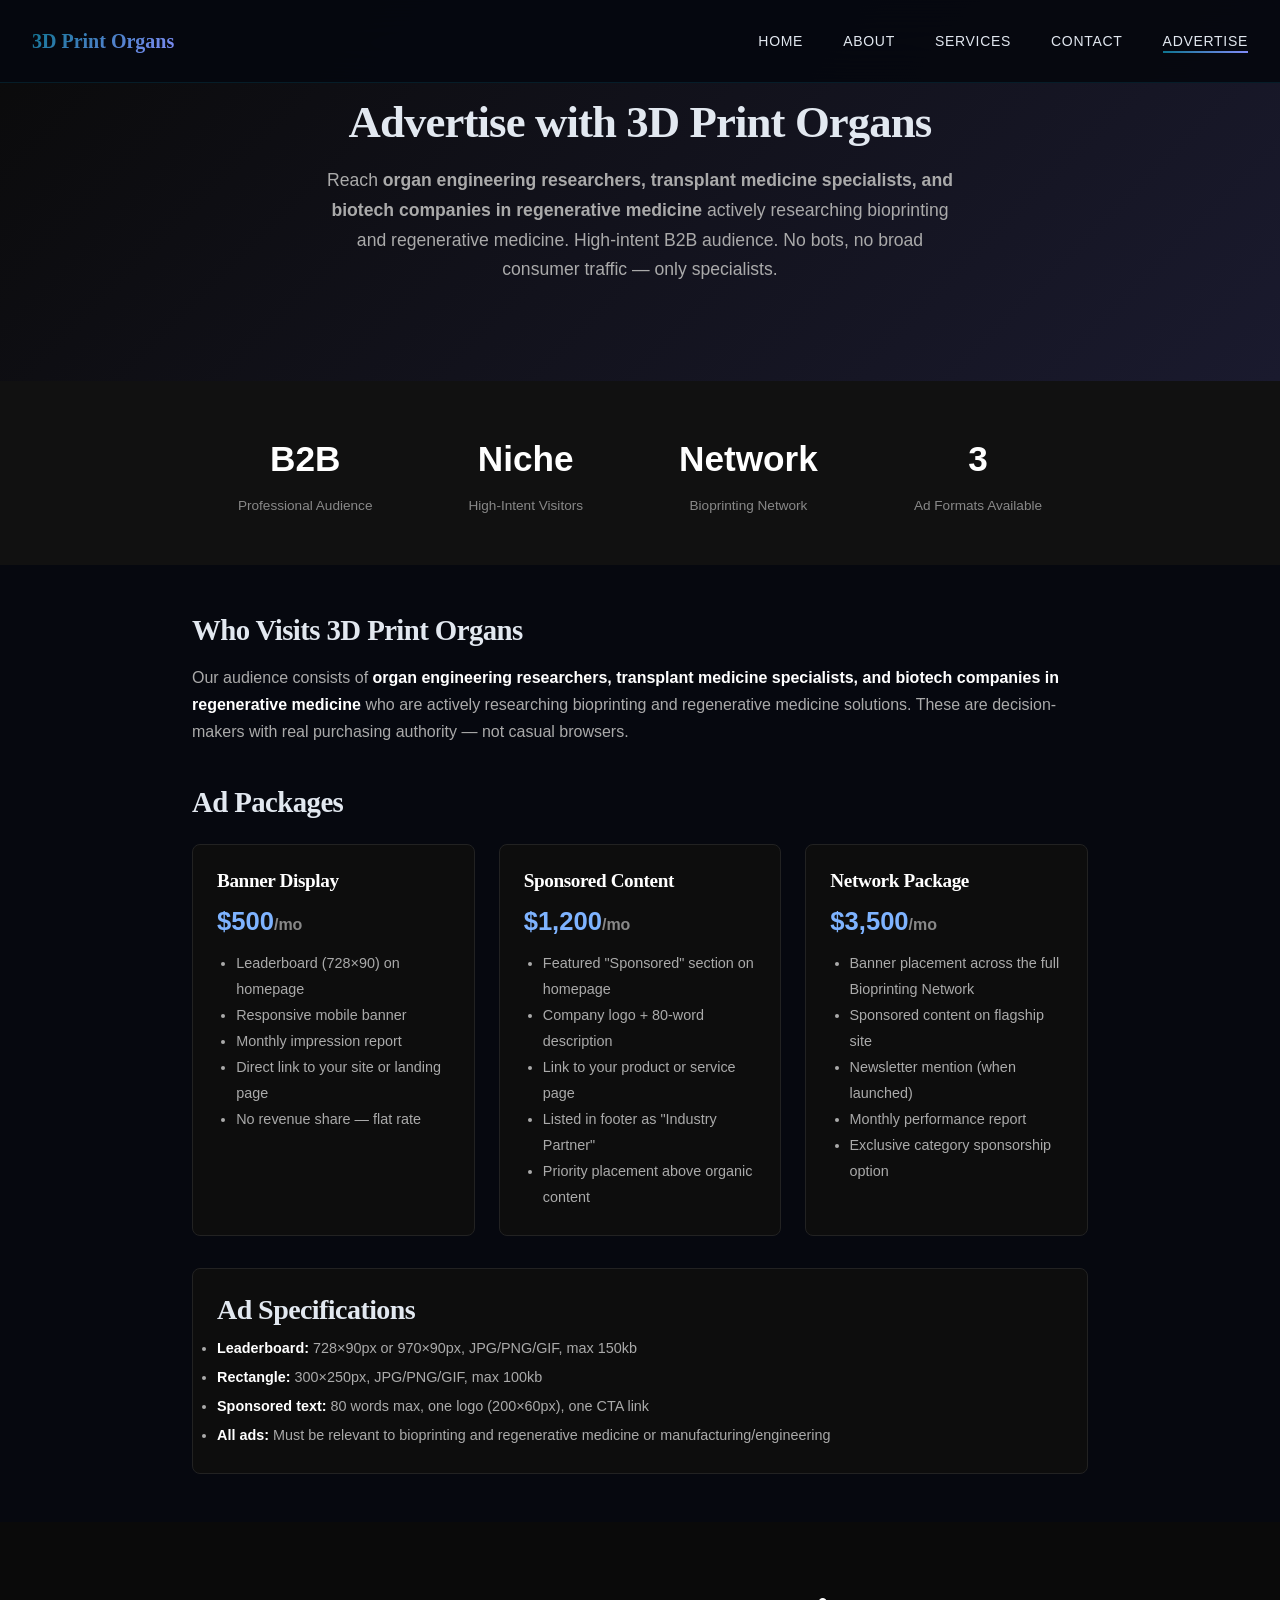
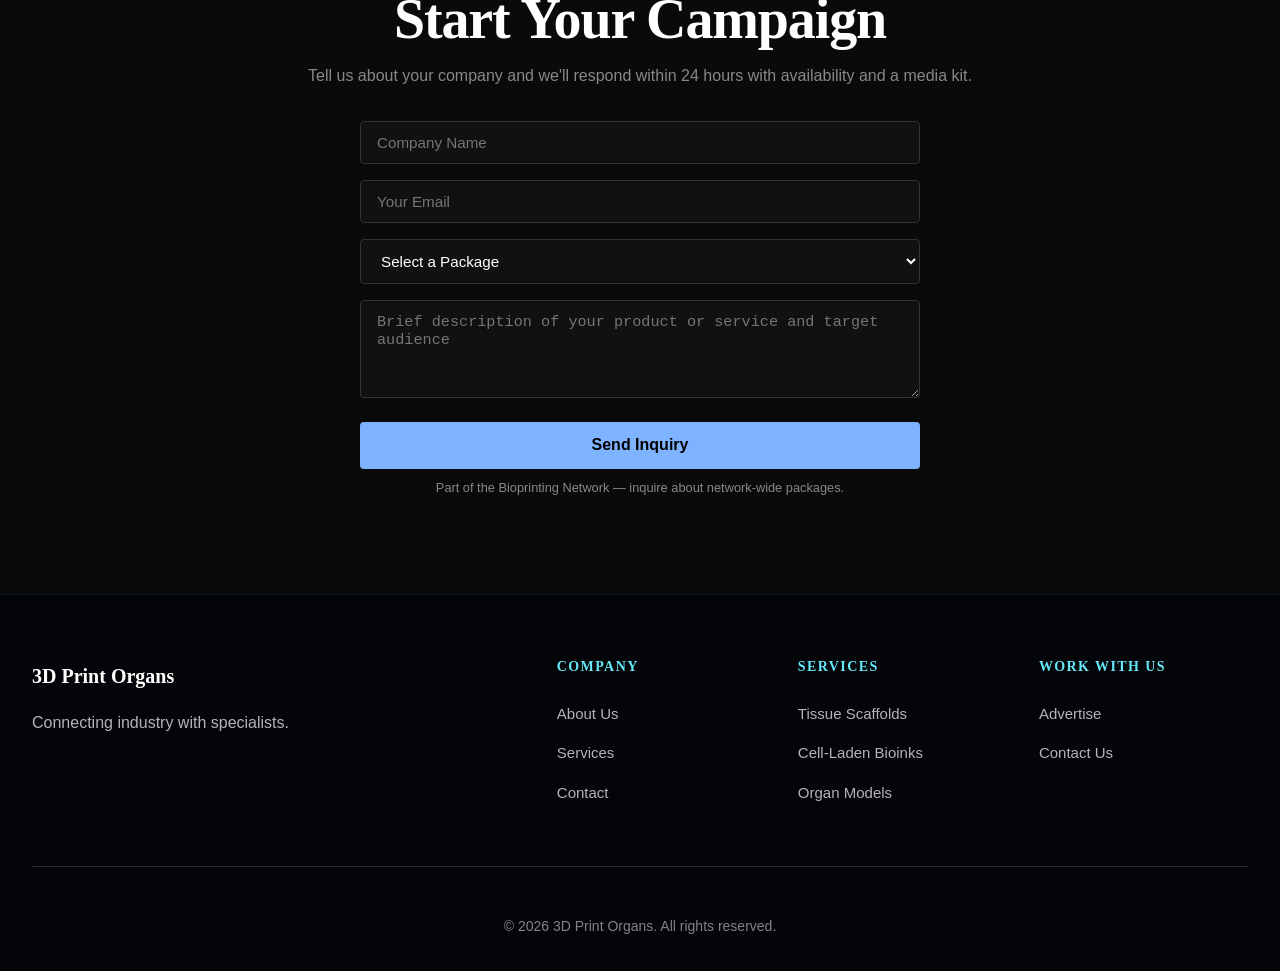
<file: advertise.html>
<!DOCTYPE html>
<html lang="en">
<head>
    <meta charset="UTF-8">
    <meta name="viewport" content="width=device-width, initial-scale=1.0">
    <meta name="description" content="Advertise with 3D Print Organs — reach organ engineering researchers, transplant medicine specialists, and biotech companies in regenerative medicine actively researching bioprinting solutions. Display ads, sponsored content, and lead generation packages available.">
    <title>Advertise with 3D Print Organs | Reach Bioprinting Professionals</title>
    <link rel="stylesheet" href="css/style.css">
    <style>
      .advertise-hero {
        background: linear-gradient(135deg, #0a0a0a 0%, #1a1a2e 100%);
        color: #fff;
        padding: 6rem 2rem 4rem;
        text-align: center;
      }
      .advertise-hero h1 { font-size: 2.8rem; margin-bottom: 1rem; }
      .advertise-hero p { font-size: 1.1rem; color: #aaa; max-width: 640px; margin: 0 auto 2rem; }
      .stats-row {
        display: flex; justify-content: center; gap: 2rem; flex-wrap: wrap;
        background: #111; padding: 2rem; text-align: center;
      }
      .stat-box { padding: 1rem 2rem; }
      .stat-box .num { font-size: 2.2rem; font-weight: 700; color: #fff; }
      .stat-box .label { font-size: 0.85rem; color: #888; margin-top: 0.3rem; }
      .section { max-width: 960px; margin: 0 auto; padding: 3rem 2rem; }
      .section h2 { font-size: 1.8rem; margin-bottom: 1rem; }
      .packages { display: grid; grid-template-columns: repeat(auto-fit, minmax(260px, 1fr)); gap: 1.5rem; margin-top: 1.5rem; }
      .package-card {
        border: 1px solid #222; border-radius: 8px; padding: 1.5rem;
        background: #0d0d0d;
      }
      .package-card h3 { font-size: 1.2rem; color: #fff; margin-bottom: 0.5rem; }
      .package-card .price { font-size: 1.6rem; font-weight: 700; color: #7eb3ff; margin: 0.5rem 0; }
      .package-card ul { color: #aaa; font-size: 0.9rem; padding-left: 1.2rem; line-height: 1.8; }
      .contact-section { background: #0a0a0a; padding: 4rem 2rem; text-align: center; }
      .contact-section h2 { color: #fff; margin-bottom: 0.5rem; }
      .contact-section p { color: #888; margin-bottom: 2rem; }
      .adv-form { max-width: 560px; margin: 0 auto; text-align: left; }
      .adv-form input, .adv-form select, .adv-form textarea {
        width: 100%; padding: 0.75rem 1rem; margin-bottom: 1rem;
        background: #111; border: 1px solid #333; color: #fff;
        border-radius: 4px; font-size: 0.95rem; box-sizing: border-box;
      }
      .adv-form button {
        width: 100%; padding: 0.9rem; background: #7eb3ff; color: #000;
        border: none; border-radius: 4px; font-weight: 700; font-size: 1rem;
        cursor: pointer;
      }
      .network-note { color: #666; font-size: 0.8rem; text-align: center; margin-top: 0.5rem; }
    </style>
    <link rel="icon" href="favicon.svg" type="image/svg+xml">
</head>
<body>

  <header class="site-header">
    <nav class="navbar">
      <div class="nav-container">
        <a href="index.html" class="nav-logo">
          <span class="logo-text">3D Print Organs</span>
        </a>
        <ul class="nav-menu">
          <li><a href="index.html" class="nav-link">Home</a></li>
          <li><a href="about.html" class="nav-link">About</a></li>
          <li><a href="services.html" class="nav-link">Services</a></li>
          <li><a href="contact.html" class="nav-link">Contact</a></li>
          <li><a href="advertise.html" class="nav-link active">Advertise</a></li>
        </ul>
      </div>
    </nav>
  </header>

  <main>
    <section class="advertise-hero">
      <h1>Advertise with 3D Print Organs</h1>
      <p>Reach <strong>organ engineering researchers, transplant medicine specialists, and biotech companies in regenerative medicine</strong> actively researching bioprinting and regenerative medicine. High-intent B2B audience. No bots, no broad consumer traffic — only specialists.</p>
    </section>

    <div class="stats-row">
      <div class="stat-box">
        <div class="num">B2B</div>
        <div class="label">Professional Audience</div>
      </div>
      <div class="stat-box">
        <div class="num">Niche</div>
        <div class="label">High-Intent Visitors</div>
      </div>
      <div class="stat-box">
        <div class="num">Network</div>
        <div class="label">Bioprinting Network</div>
      </div>
      <div class="stat-box">
        <div class="num">3</div>
        <div class="label">Ad Formats Available</div>
      </div>
    </div>

    <section class="section">
      <h2>Who Visits 3D Print Organs</h2>
      <p style="color:#aaa;">Our audience consists of <strong style="color:#fff;">organ engineering researchers, transplant medicine specialists, and biotech companies in regenerative medicine</strong> who are actively researching bioprinting and regenerative medicine solutions. These are decision-makers with real purchasing authority — not casual browsers.</p>

      <h2 style="margin-top:2.5rem;">Ad Packages</h2>
      <div class="packages">
        <div class="package-card">
          <h3>Banner Display</h3>
          <div class="price">$500<span style="font-size:1rem;color:#888;">/mo</span></div>
          <ul>
            <li>Leaderboard (728×90) on homepage</li>
            <li>Responsive mobile banner</li>
            <li>Monthly impression report</li>
            <li>Direct link to your site or landing page</li>
            <li>No revenue share — flat rate</li>
          </ul>
        </div>
        <div class="package-card">
          <h3>Sponsored Content</h3>
          <div class="price">$1,200<span style="font-size:1rem;color:#888;">/mo</span></div>
          <ul>
            <li>Featured "Sponsored" section on homepage</li>
            <li>Company logo + 80-word description</li>
            <li>Link to your product or service page</li>
            <li>Listed in footer as "Industry Partner"</li>
            <li>Priority placement above organic content</li>
          </ul>
        </div>
        <div class="package-card">
          <h3>Network Package</h3>
          <div class="price">$3,500<span style="font-size:1rem;color:#888;">/mo</span></div>
          <ul>
            <li>Banner placement across the full Bioprinting Network</li>
            <li>Sponsored content on flagship site</li>
            <li>Newsletter mention (when launched)</li>
            <li>Monthly performance report</li>
            <li>Exclusive category sponsorship option</li>
          </ul>
        </div>
      </div>

      <div style="margin-top:2rem;padding:1.5rem;background:#0d0d0d;border:1px solid #222;border-radius:8px;">
        <h3 style="margin-bottom:0.5rem;">Ad Specifications</h3>
        <ul style="color:#aaa;font-size:0.9rem;line-height:2;">
          <li><strong style="color:#fff;">Leaderboard:</strong> 728×90px or 970×90px, JPG/PNG/GIF, max 150kb</li>
          <li><strong style="color:#fff;">Rectangle:</strong> 300×250px, JPG/PNG/GIF, max 100kb</li>
          <li><strong style="color:#fff;">Sponsored text:</strong> 80 words max, one logo (200×60px), one CTA link</li>
          <li><strong style="color:#fff;">All ads:</strong> Must be relevant to bioprinting and regenerative medicine or manufacturing/engineering</li>
        </ul>
      </div>
    </section>

    <section class="contact-section">
      <h2>Start Your Campaign</h2>
      <p>Tell us about your company and we'll respond within 24 hours with availability and a media kit.</p>
      <form class="adv-form" action="https://api.web3forms.com/submit" method="POST">
        <input type="hidden" name="access_key" value="6f33053b-6d08-414b-9615-665f88c98da8">
        <input type="hidden" name="cc" value="printwire@gmail.com">
        <input type="hidden" name="subject" value="Advertising Inquiry — 3D Print Organs">
        <input type="hidden" name="redirect" value="https://3dprintorgans.com/contact.html">
        <input type="text" name="company" placeholder="Company Name" required>
        <input type="email" name="email" placeholder="Your Email" required>
        <select name="package">
          <option value="">Select a Package</option>
          <option value="banner">Banner Display — $500/mo</option>
          <option value="sponsored">Sponsored Content — $1,200/mo</option>
          <option value="network">Network Package — $3,500/mo</option>
          <option value="custom">Custom / Let's Talk</option>
        </select>
        <textarea name="message" rows="4" placeholder="Brief description of your product or service and target audience"></textarea>
        <button type="submit">Send Inquiry</button>
        <p class="network-note">Part of the Bioprinting Network — inquire about network-wide packages.</p>
      </form>
    </section>
  </main>

  <footer class="site-footer">
    <div class="footer-container">
      <div class="footer-main">
        <div class="footer-brand">
          <div class="footer-logo">3D Print Organs</div>
          <p>Connecting industry with specialists.</p>
        </div>
        <div class="footer-links">
          <div class="footer-column">
            <h4>Company</h4>
            <ul>
              <li><a href="about.html">About Us</a></li>
              <li><a href="services.html">Services</a></li>
              <li><a href="contact.html">Contact</a></li>
            </ul>
          </div>
          <div class="footer-column">
            <h4>Services</h4>
            <ul>
              <li><a href="services.html">Tissue Scaffolds</a></li>
              <li><a href="services.html">Cell-Laden Bioinks</a></li>
              <li><a href="services.html">Organ Models</a></li>
            </ul>
          </div>
          <div class="footer-column">
            <h4>Work With Us</h4>
            <ul>
              <li><a href="advertise.html">Advertise</a></li>
              <li><a href="contact.html">Contact Us</a></li>
            </ul>
          </div>
        </div>
      </div>
      <div class="footer-bottom">
        <p>&copy; 2026 3D Print Organs. All rights reserved.</p>
      </div>
    </div>
  </footer>

  <script src="js/main.js"></script>
</body>
</html>
</file>
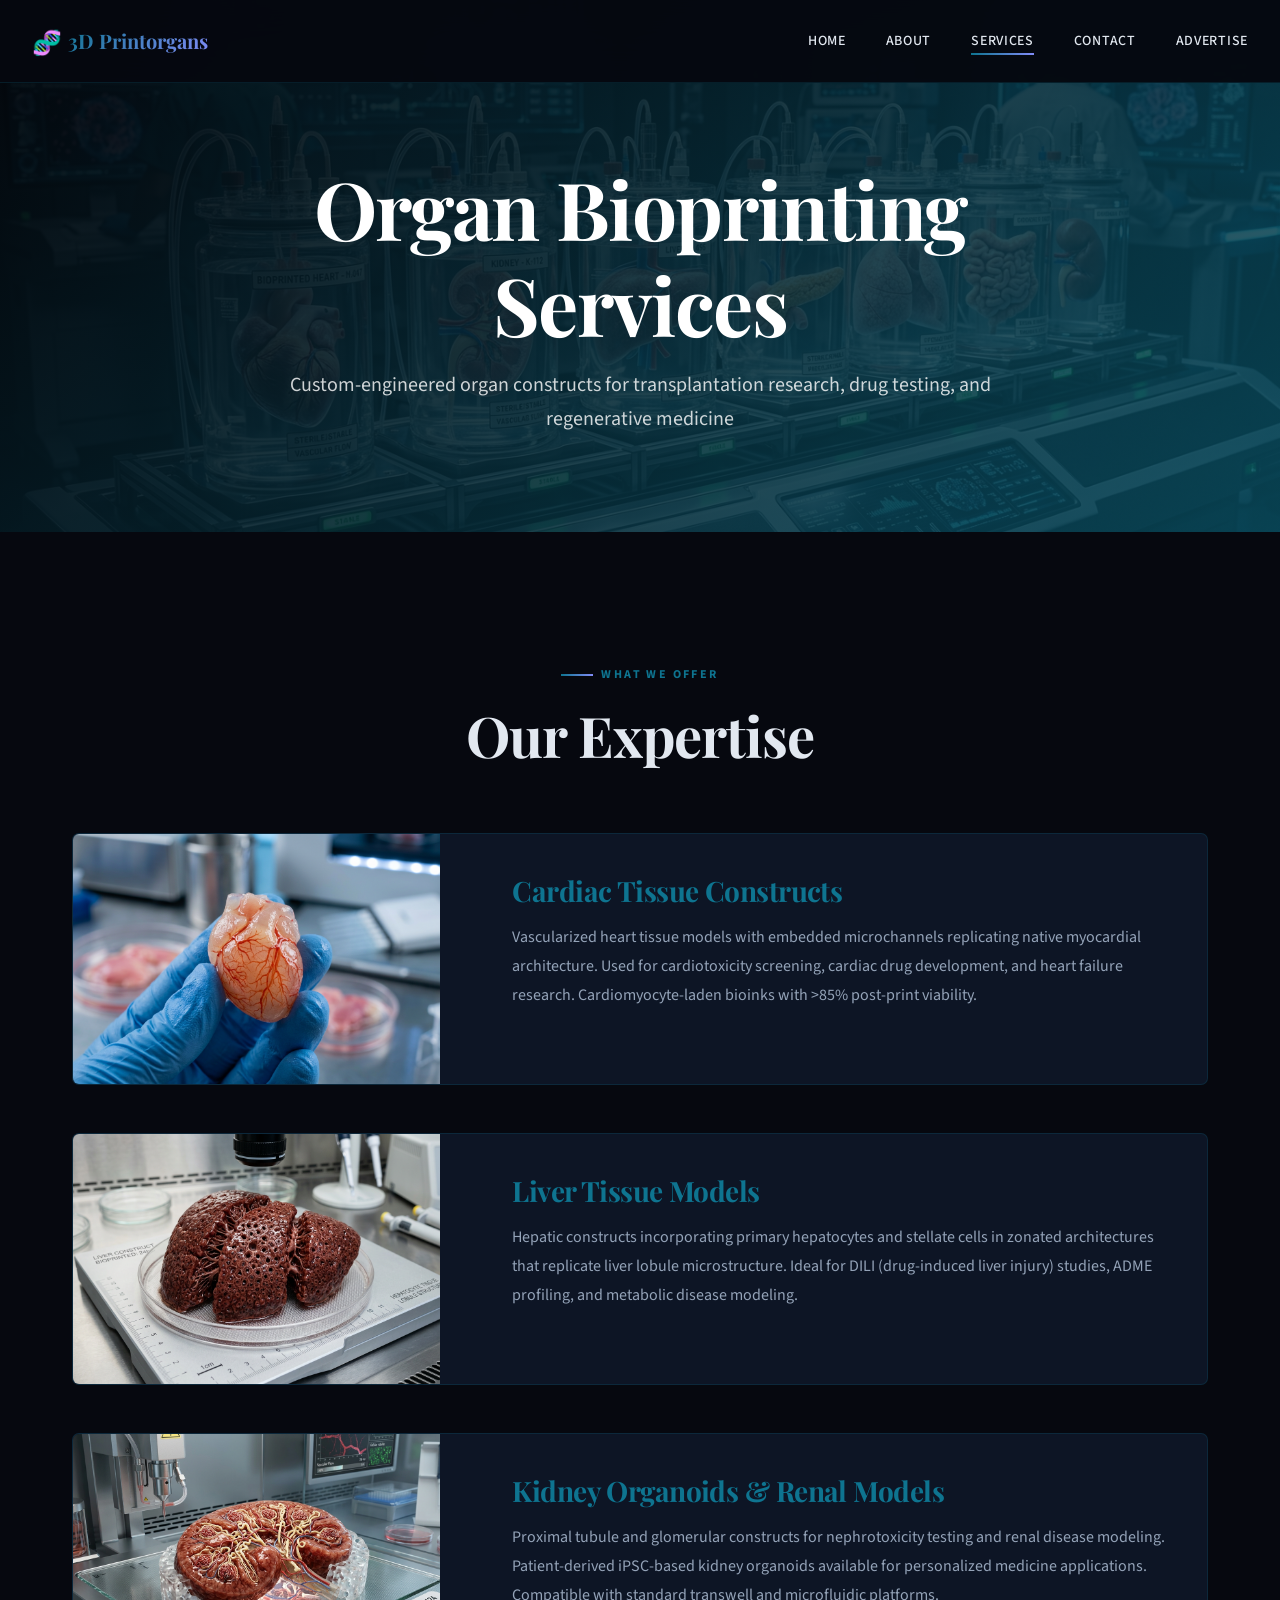
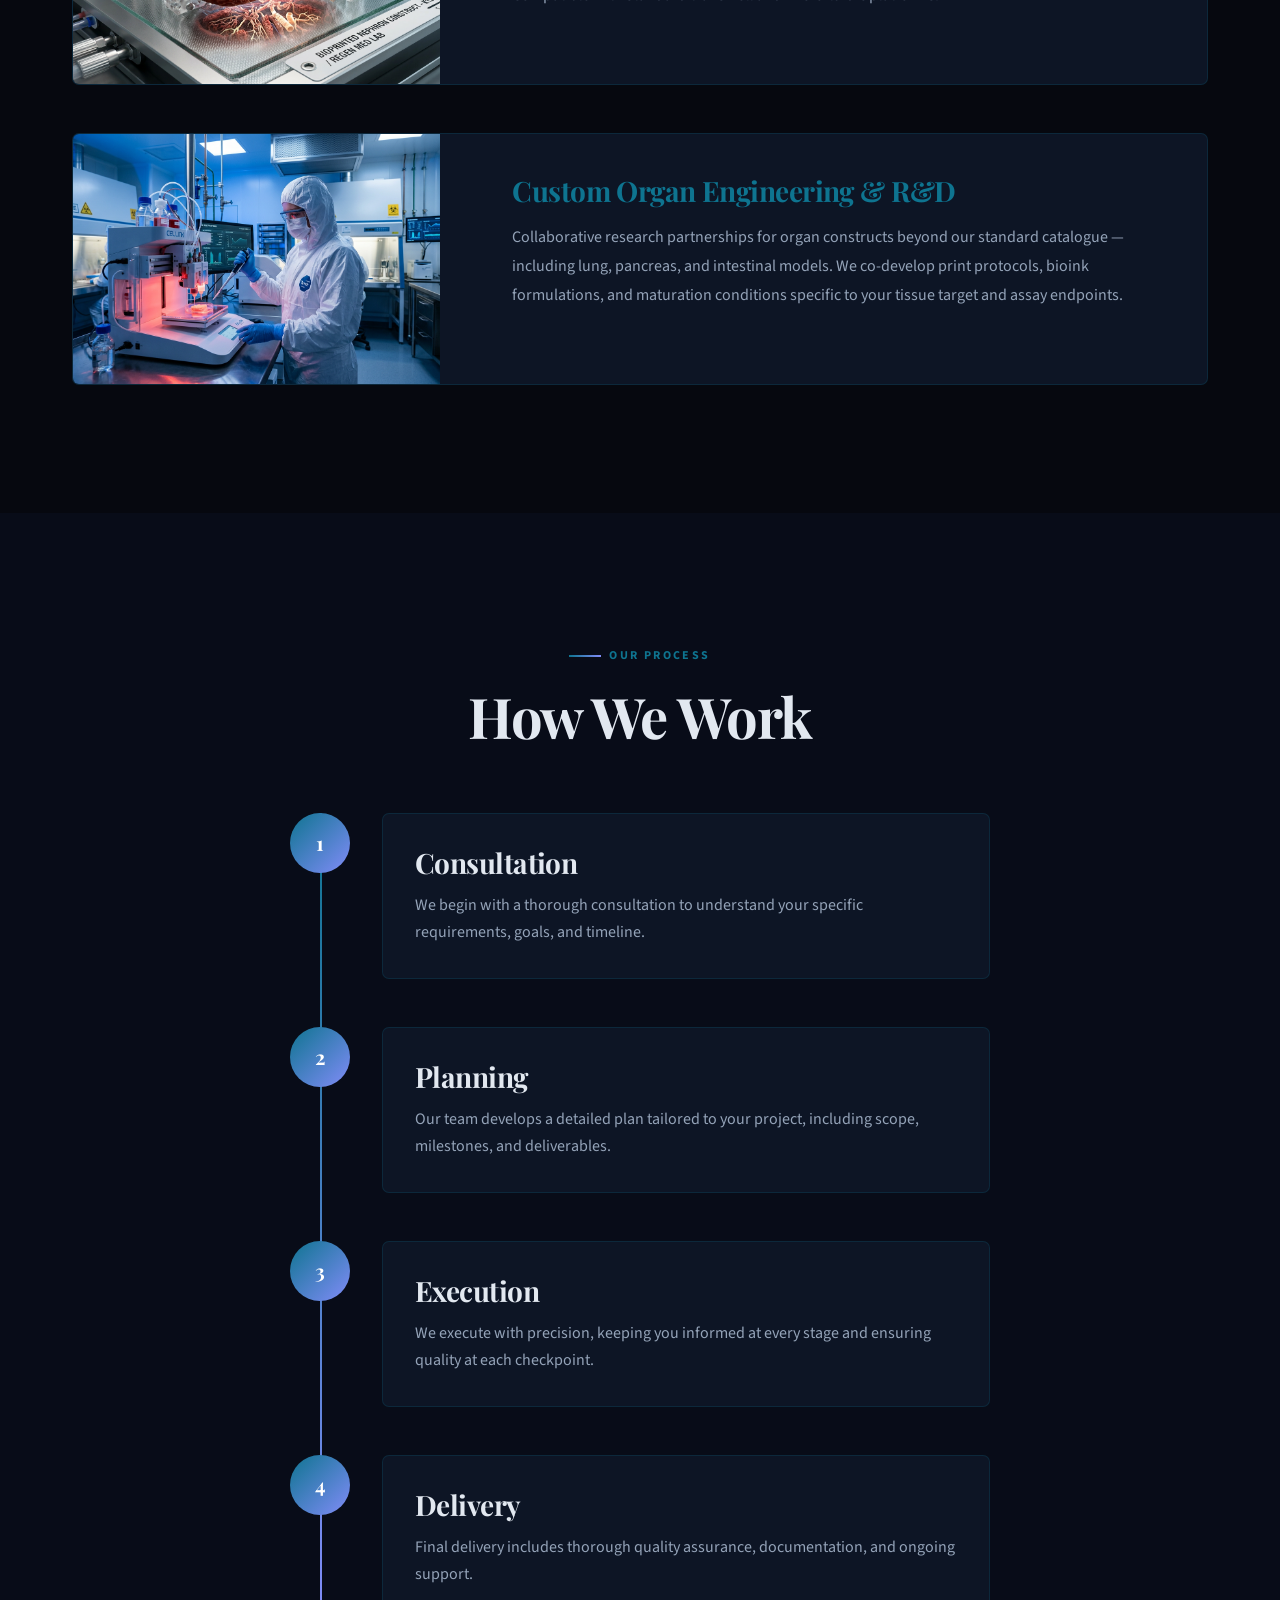
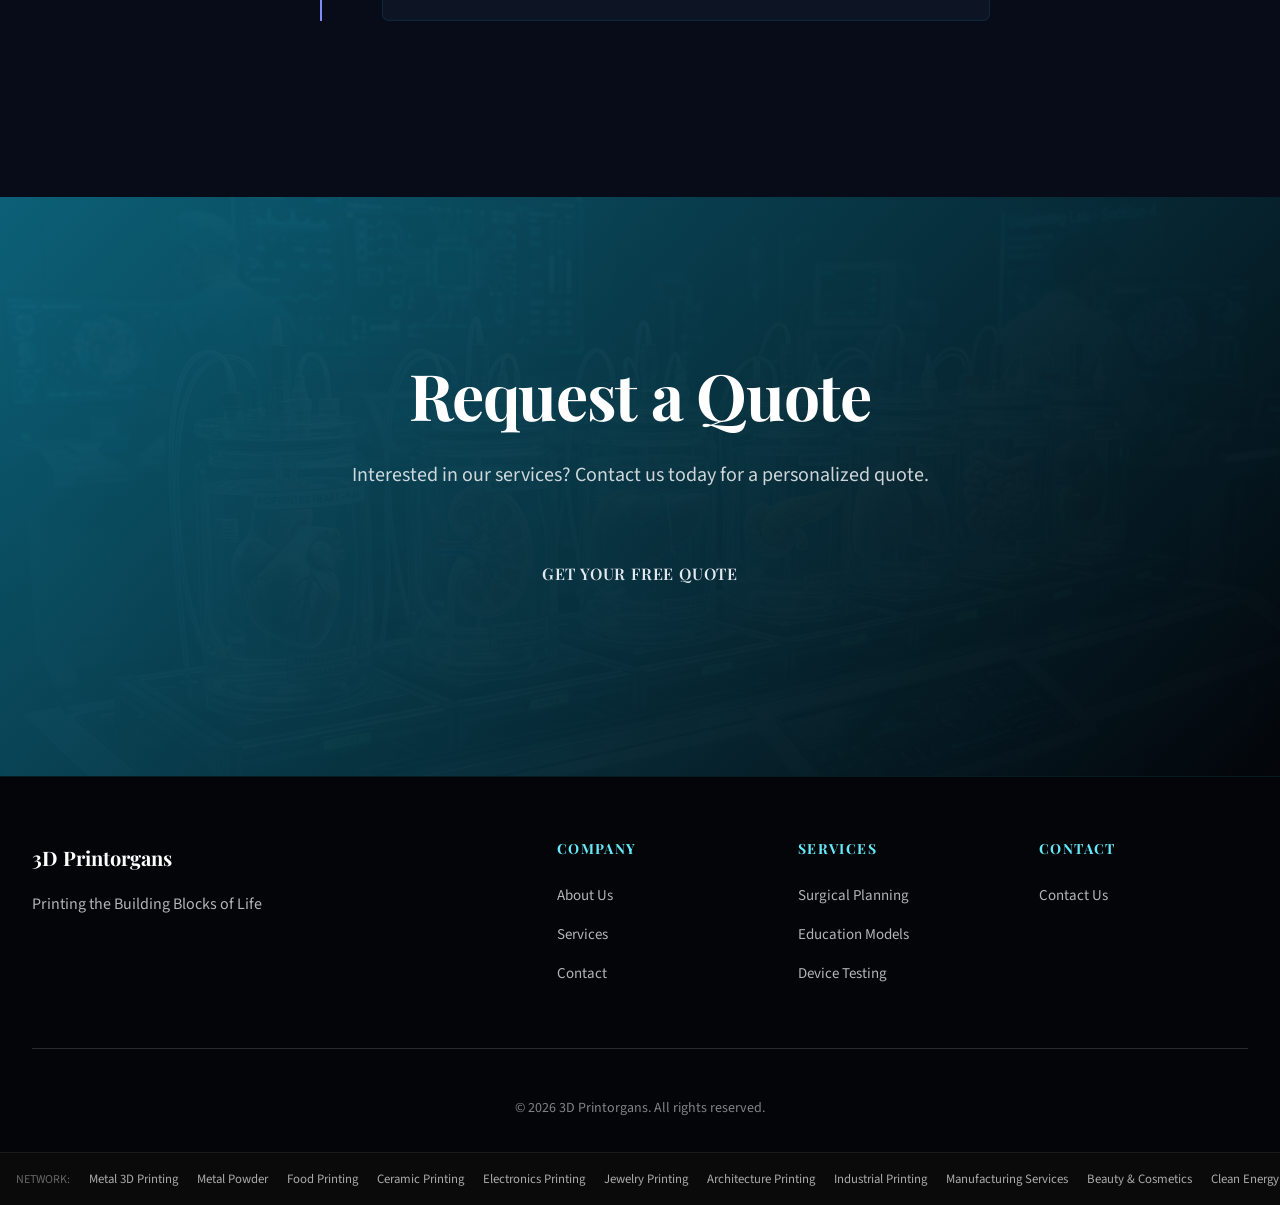
<file: services.html>
<!DOCTYPE html>
<html lang="en">
<head>
    <meta charset="UTF-8">
    <meta name="viewport" content="width=device-width, initial-scale=1.0">
    <meta name="description" content="3D Printorgans services - Printing the Building Blocks of Life">
    <meta name="keywords" content="3d bioprinting &amp;amp;amp; medical, 3dprintorgans, bioprinting, medical, professional services, quality, innovation, max davis, ben stagl, ally reza, chilab, chilab studio, titobi, chicago, manufacturing, functional, 3d, prototype">
    <meta property="og:title" content="3D Printorgans | Printing the Building Blocks of Life">
    <meta property="og:description" content="3D Printorgans services - Printing the Building Blocks of Life">
    <meta name="author" content="Max Davis, Ben Stagl, Ally Reza - ChiLab Studio">
    <meta property="og:type" content="website">
    <meta property="og:image" content="https://images.unsplash.com/photo-1725397319305-9364788690eb?w=600&q=80">
    <title>Services - 3D Printorgans</title>
    <link rel="preconnect" href="https://fonts.googleapis.com">
    <link rel="preconnect" href="https://fonts.gstatic.com" crossorigin>
    <link href="https://fonts.googleapis.com/css2?family=Playfair+Display:wght@400;500;600;700;800;900&family=Source+Sans+3:wght@300;400;500;600;700&display=swap" rel="stylesheet">
    <link rel="stylesheet" href="css/style.css">
<script type="application/ld+json">
[
  {
    "@context": "https://schema.org",
    "@type": "Organization",
    "name": "3D Printorgans",
    "url": "https://3dprintorgans.com",
    "description": "3D Printorgans services - Printing the Building Blocks of Life",
    "contactPoint": {
      "@type": "ContactPoint",
      "contactType": "customer service",
      "url": "https://3dprintorgans.com/contact.html"
    }
  },
  {
    "@context": "https://schema.org",
    "@type": "WebSite",
    "name": "3D Printorgans",
    "url": "https://3dprintorgans.com"
  },
  {
    "@context": "https://schema.org",
    "@type": "Service",
    "name": "Surgical Planning",
    "provider": {
      "@type": "Organization",
      "name": "3D Printorgans",
      "url": "https://3dprintorgans.com"
    },
    "url": "https://3dprintorgans.com/services.html"
  },
  {
    "@context": "https://schema.org",
    "@type": "Service",
    "name": "Education Models",
    "provider": {
      "@type": "Organization",
      "name": "3D Printorgans",
      "url": "https://3dprintorgans.com"
    },
    "url": "https://3dprintorgans.com/services.html"
  },
  {
    "@context": "https://schema.org",
    "@type": "Service",
    "name": "Device Testing",
    "provider": {
      "@type": "Organization",
      "name": "3D Printorgans",
      "url": "https://3dprintorgans.com"
    },
    "url": "https://3dprintorgans.com/services.html"
  }
]
</script>
    <!-- ADSENSE: replace ca-pub-REPLACE_WITH_PUB_ID with your publisher ID to activate -->
    <!-- <script async src="https://pagead2.googlesyndication.com/pagead/js/adsbygoogle.js?client=ca-pub-REPLACE_WITH_PUB_ID" crossorigin="anonymous"></script> -->
    <link rel="icon" href="favicon.svg" type="image/svg+xml">
</head>
<body>

    <header class="site-header">
        <nav class="navbar">
            <div class="nav-container">
                <a href="index.html" class="nav-logo">
                    <span class="logo-emoji">&#129516;</span><span class="logo-text">3D Printorgans</span>
                </a>
                <button class="nav-toggle" aria-label="Toggle navigation" aria-expanded="false">
                    <span class="hamburger"></span>
                    <span class="hamburger"></span>
                    <span class="hamburger"></span>
                </button>
                <ul class="nav-menu">
                    <li><a href="index.html" class="nav-link">Home</a></li>
                    <li><a href="about.html" class="nav-link">About</a></li>
                    <li><a href="services.html" class="nav-link active">Services</a></li>
                    <li><a href="contact.html" class="nav-link">Contact</a></li>
                    <li><a href="advertise.html" class="nav-link">Advertise</a></li>
                </ul>
            </div>
        </nav>
    </header>

    <main>
        <section class="page-hero">
            <div class="page-hero-bg">
                <img src="images/10_organ_array.png" alt="Bioprinted organ array" loading="lazy">
                <div class="page-hero-overlay"></div>
            </div>
            <div class="page-hero-content">
                <h1>Organ Bioprinting Services</h1>
                <p class="page-hero-subtitle">Custom-engineered organ constructs for transplantation research, drug testing, and regenerative medicine</p>
            </div>
        </section>

        <section class="services-detail-section">
            <div class="container">
                <div class="section-header center">
                    <span class="section-label">WHAT WE OFFER</span>
                    <h2>Our Expertise</h2>
                </div>
                <div class="services-detail-grid">
                    <div class="service-detail-card animate-in">
                        <div class="service-detail-image">
                            <img src="images/04_vascularized_heart.png" alt="Vascularized cardiac tissue construct" loading="lazy">
                        </div>
                        <div class="service-detail-content">
                            <h3>Cardiac Tissue Constructs</h3>
                            <p>Vascularized heart tissue models with embedded microchannels replicating native myocardial architecture. Used for cardiotoxicity screening, cardiac drug development, and heart failure research. Cardiomyocyte-laden bioinks with &gt;85% post-print viability.</p>
                        </div>
                    </div>
                    <div class="service-detail-card animate-in">
                        <div class="service-detail-image">
                            <img src="images/07_liver_tissue.png" alt="Bioprinted liver tissue for drug metabolism research" loading="lazy">
                        </div>
                        <div class="service-detail-content">
                            <h3>Liver Tissue Models</h3>
                            <p>Hepatic constructs incorporating primary hepatocytes and stellate cells in zonated architectures that replicate liver lobule microstructure. Ideal for DILI (drug-induced liver injury) studies, ADME profiling, and metabolic disease modeling.</p>
                        </div>
                    </div>
                    <div class="service-detail-card animate-in">
                        <div class="service-detail-image">
                            <img src="images/12_kidney_construct.png" alt="3D bioprinted kidney organoid construct" loading="lazy">
                        </div>
                        <div class="service-detail-content">
                            <h3>Kidney Organoids &amp; Renal Models</h3>
                            <p>Proximal tubule and glomerular constructs for nephrotoxicity testing and renal disease modeling. Patient-derived iPSC-based kidney organoids available for personalized medicine applications. Compatible with standard transwell and microfluidic platforms.</p>
                        </div>
                    </div>
                    <div class="service-detail-card animate-in">
                        <div class="service-detail-image">
                            <img src="images/08_scientist_working.png" alt="Scientist developing custom organ bioprinting protocols" loading="lazy">
                        </div>
                        <div class="service-detail-content">
                            <h3>Custom Organ Engineering &amp; R&amp;D</h3>
                            <p>Collaborative research partnerships for organ constructs beyond our standard catalogue — including lung, pancreas, and intestinal models. We co-develop print protocols, bioink formulations, and maturation conditions specific to your tissue target and assay endpoints.</p>
                        </div>
                    </div>
                </div>
            </div>
        </section>

        <section class="timeline-section">
            <div class="container">
                <div class="section-header center">
                    <span class="section-label">OUR PROCESS</span>
                    <h2>How We Work</h2>
                </div>
                <div class="timeline">
                    <div class="timeline-line"></div>
                    <div class="timeline-step animate-in">
                        <div class="timeline-number">1</div>
                        <div class="timeline-content">
                            <h3>Consultation</h3>
                            <p>We begin with a thorough consultation to understand your specific requirements, goals, and timeline.</p>
                        </div>
                    </div>
                    <div class="timeline-step animate-in">
                        <div class="timeline-number">2</div>
                        <div class="timeline-content">
                            <h3>Planning</h3>
                            <p>Our team develops a detailed plan tailored to your project, including scope, milestones, and deliverables.</p>
                        </div>
                    </div>
                    <div class="timeline-step animate-in">
                        <div class="timeline-number">3</div>
                        <div class="timeline-content">
                            <h3>Execution</h3>
                            <p>We execute with precision, keeping you informed at every stage and ensuring quality at each checkpoint.</p>
                        </div>
                    </div>
                    <div class="timeline-step animate-in">
                        <div class="timeline-number">4</div>
                        <div class="timeline-content">
                            <h3>Delivery</h3>
                            <p>Final delivery includes thorough quality assurance, documentation, and ongoing support.</p>
                        </div>
                    </div>
                </div>
            </div>
        </section>

        <section class="cta-section">
            <div class="cta-content">
                <h2>Request a Quote</h2>
                <p>Interested in our services? Contact us today for a personalized quote.</p>
                <a href="contact.html" class="btn btn-large">Get Your Free Quote</a>
            </div>
            <div class="cta-background">
                <img src="images/10_organ_array.png" alt="Bioprinted organ array" loading="lazy">
            </div>
        </section>
    </main>

    <footer class="site-footer">
        <div class="footer-container">
            <div class="footer-main">
                <div class="footer-brand">
                    <div class="footer-logo">3D Printorgans</div>
                    <p>Printing the Building Blocks of Life</p>
                </div>
                <div class="footer-links">
                    <div class="footer-column">
                        <h4>Company</h4>
                        <ul>
                            <li><a href="about.html">About Us</a></li>
                            <li><a href="services.html">Services</a></li>
                            <li><a href="contact.html">Contact</a></li>
                        </ul>
                    </div>
                    <div class="footer-column">
                        <h4>Services</h4>
                        <ul>
                            <li><a href="services.html">Surgical Planning</a></li>
                            <li><a href="services.html">Education Models</a></li>
                            <li><a href="services.html">Device Testing</a></li>
                        </ul>
                    </div>
                    <div class="footer-column">
                        <h4>Contact</h4>
                        <ul>
                            <li><a href="contact.html">Contact Us</a></li>
                        </ul>
                    </div>
                </div>
            </div>
            <div class="footer-bottom">
                <p>&copy; 2026 3D Printorgans. All rights reserved.</p>
            </div>
        </div>
    </footer>

    <script src="js/main.js"></script>
    <div style="background:#0a0a0a;border-top:1px solid #1a1a1a;padding:0.75rem 1rem;text-align:center;overflow-x:auto;white-space:nowrap;">
      <span style="color:#666;font-size:0.75rem;margin-right:0.5rem;">NETWORK:</span>
      <a href="https://dmls3d.com" style="color:#aaa;text-decoration:none;margin:0 0.5rem;font-size:0.8rem;">Metal 3D Printing</a>
      <a href="https://metalpowder.co" style="color:#aaa;text-decoration:none;margin:0 0.5rem;font-size:0.8rem;">Metal Powder</a>
      <a href="https://3dprintfood.com" style="color:#aaa;text-decoration:none;margin:0 0.5rem;font-size:0.8rem;">Food Printing</a>
      <a href="https://3dprintceramic.com" style="color:#aaa;text-decoration:none;margin:0 0.5rem;font-size:0.8rem;">Ceramic Printing</a>
      <a href="https://3dprintcircuitry.com" style="color:#aaa;text-decoration:none;margin:0 0.5rem;font-size:0.8rem;">Electronics Printing</a>
      <a href="https://3dprintjewelry.com" style="color:#aaa;text-decoration:none;margin:0 0.5rem;font-size:0.8rem;">Jewelry Printing</a>
      <a href="https://3dprintarchitecture.com" style="color:#aaa;text-decoration:none;margin:0 0.5rem;font-size:0.8rem;">Architecture Printing</a>
      <a href="https://3dprintpipes.com" style="color:#aaa;text-decoration:none;margin:0 0.5rem;font-size:0.8rem;">Industrial Printing</a>
      <a href="https://sendcutship.com" style="color:#aaa;text-decoration:none;margin:0 0.5rem;font-size:0.8rem;">Manufacturing Services</a>
      <a href="https://3dprintskincare.com" style="color:#aaa;text-decoration:none;margin:0 0.5rem;font-size:0.8rem;">Beauty &amp; Cosmetics</a>
      <a href="https://3dprintsolar.com" style="color:#aaa;text-decoration:none;margin:0 0.5rem;font-size:0.8rem;">Clean Energy</a>
      <a href="https://3dprinttitanium.com" style="color:#aaa;text-decoration:none;margin:0 0.5rem;font-size:0.8rem;">Titanium Printing</a>
    </div>
</body>
</html>
</file>
<file: css/style.css>
/* ============================================
   3dprinttissue.com - Dark Medical/Scientific Theme
   Premium Generated Stylesheet
   ============================================ */

:root {
    --primary: #0e7490;
    --primary-dark: #155e75;
    --secondary: #67e8f9;
    --accent: #818cf8;
    --bg-dark: #06080f;
    --bg-darker: #030508;
    --bg-card: #0d1525;
    --text: #e2e8f0;
    --text-dim: #94a3b8;
    --border: rgba(14,116,144,0.2);
    --font-heading: 'Playfair Display', serif;
    --font-body: 'Source Sans 3', sans-serif;
    --radius: 7px;
    --transition: all 0.4s cubic-bezier(0.4,0,0.2,1);
    --transition-fast: all 0.2s ease;
}



*,*::before,*::after { margin:0;padding:0;box-sizing:border-box; }
html { scroll-behavior:smooth;font-size:16px; }

body {
    font-family: var(--font-body);
    color: var(--text);
    background-color: var(--bg-dark);
    line-height: 1.7;
    -webkit-font-smoothing: antialiased;
    overflow-x: hidden;
    position: relative;
}

h1,h2,h3,h4,h5,h6 {
    font-family: var(--font-heading);
    line-height: 1.2;
    font-weight: 700;
    color: var(--text);
    letter-spacing: -0.02em;
}
h1 { font-size: clamp(2.5rem,8vw,5rem); }
h2 { font-size: clamp(2rem,5vw,3.5rem); }
h3 { font-size: clamp(1.25rem,3vw,1.75rem); }
a { text-decoration:none;color:inherit; }
img { max-width:100%;display:block; }

/* Layout */
.container { max-width:1200px;margin:0 auto;padding:0 2rem; }
.container-wide { max-width:1400px;margin:0 auto;padding:0 2rem; }
section { padding:8rem 0; }
.section-header { margin-bottom:4rem; }
.section-header.center { text-align:center; }

.section-label {
    display:inline-block;
    font-size:0.75rem;font-weight:700;
    text-transform:uppercase;letter-spacing:0.2em;
    color:var(--primary);margin-bottom:1rem;
    position:relative;padding-left:2.5rem;
}
.section-label::before {
    content:'';position:absolute;left:0;top:50%;
    transform:translateY(-50%);width:2rem;height:2px;
    background:linear-gradient(90deg,var(--primary),var(--accent));
}

/* Header */
.site-header {
    position:fixed;top:0;left:0;right:0;z-index:1000;
    background:rgba(6,8,15,0.95);
    backdrop-filter:blur(20px);
    border-bottom:1px solid var(--border);
    transition: box-shadow 0.3s ease;
}
.site-header.scrolled { box-shadow:0 4px 30px rgba(0,0,0,0.15); }
.navbar { padding:1.5rem 0; }
.nav-container {
    max-width:1400px;margin:0 auto;padding:0 2rem;
    display:flex;justify-content:space-between;align-items:center;
}
.nav-logo {
    font-family:var(--font-heading);font-size:1.25rem;font-weight:700;
    display:flex;align-items:center;gap:0.35rem;
    transition:var(--transition-fast);
}
.nav-logo:hover { transform:translateY(-2px); }
.logo-bracket { color:var(--primary);font-size:1.5rem; }
.logo-text {
    background:linear-gradient(135deg,var(--primary),var(--accent));
    -webkit-background-clip:text;-webkit-text-fill-color:transparent;
    background-clip:text;
}
.logo-emoji { font-size:1.5rem;line-height:1; }
.nav-menu { display:flex;gap:2.5rem;list-style:none; }
.nav-link {
    position:relative;font-weight:500;text-transform:uppercase;
    font-size:0.875rem;letter-spacing:0.05em;
    transition:var(--transition-fast);
}
.nav-link::after {
    content:'';position:absolute;bottom:-4px;left:0;width:0;height:2px;
    background:linear-gradient(90deg,var(--primary),var(--accent));
    transition:var(--transition);
}
.nav-link:hover::after,.nav-link.active::after { width:100%; }
.nav-link:hover { color:var(--primary); }

.nav-toggle {
    display:none;flex-direction:column;gap:5px;
    background:none;border:none;cursor:pointer;padding:0.5rem;
}
.hamburger {
    width:25px;height:2px;background:var(--primary);
    transition:var(--transition);display:block;
    position:relative;
}
.hamburger::before,.hamburger::after {
    content:'';position:absolute;width:25px;height:2px;
    background:var(--primary);transition:var(--transition);
}
.hamburger::before { top:-7px; }
.hamburger::after { top:7px; }
.nav-toggle.active .hamburger { background:transparent; }
.nav-toggle.active .hamburger::before { transform:rotate(45deg);top:0; }
.nav-toggle.active .hamburger::after { transform:rotate(-45deg);top:0; }

/* Hero */
.hero {
    position:relative;min-height:100vh;
    display:flex;align-items:center;justify-content:center;
    overflow:hidden;padding-top:80px;
}
.hero-background {
    position:absolute;top:0;left:0;width:100%;height:100%;z-index:0;
}
.hero-background img {
    width:100%;height:100%;object-fit:cover;filter:brightness(0.35);
}
.hero-overlay {
    position:absolute;top:0;left:0;width:100%;height:100%;
    background:linear-gradient(135deg, rgba(3,5,10,0.88), rgba(14,116,144,0.55));
}
.hero-content {
    position:relative;z-index:2;max-width:1400px;
    margin:0 auto;padding:0 2rem;text-align:center;
}
.hero-badge {
    display:inline-block;padding:0.5rem 1.5rem;
    border:1px solid var(--primary);border-radius:50px;
    font-size:0.75rem;font-weight:600;letter-spacing:0.15em;
    text-transform:uppercase;color:var(--primary);
    margin-bottom:2rem;animation:fadeInDown 0.8s ease-out;
}
.hero-title { margin-bottom:1.5rem;color:#fff;animation:fadeInUp 0.8s ease-out 0.2s both; }
.title-line { display:block;line-height:1; }
.title-line.highlight {
    background:linear-gradient(135deg,var(--primary),var(--accent));
    -webkit-background-clip:text;-webkit-text-fill-color:transparent;
    background-clip:text;
}
.hero-subtitle {
    font-size:clamp(1.125rem,2vw,1.5rem);
    max-width:700px;margin:0 auto 3rem;color:rgba(255,255,255,0.8);
    animation:fadeInUp 0.8s ease-out 0.4s both;
}
.hero-actions {
    display:flex;gap:1.5rem;justify-content:center;flex-wrap:wrap;
    animation:fadeInUp 0.8s ease-out 0.6s both;
}
.hero-stats {
    display:flex;gap:4rem;justify-content:center;margin-top:4rem;
    animation:fadeInUp 0.8s ease-out 0.8s both;
}
.stat-item { text-align:center; }
.stat-number {
    font-family:var(--font-heading);font-size:2.5rem;font-weight:900;
    background:linear-gradient(135deg,var(--primary),#fff);
    -webkit-background-clip:text;-webkit-text-fill-color:transparent;
    background-clip:text;line-height:1;margin-bottom:0.5rem;
}
.stat-label {
    font-size:0.875rem;text-transform:uppercase;
    letter-spacing:0.1em;color:rgba(255,255,255,0.6);
}
.scroll-indicator {
    position:absolute;bottom:3rem;left:50%;transform:translateX(-50%);
    display:flex;flex-direction:column;align-items:center;gap:0.5rem;
    font-size:0.75rem;letter-spacing:0.15em;color:rgba(255,255,255,0.5);
    animation:fadeInUp 0.8s ease-out 1s both;
}
.scroll-line {
    width:1px;height:40px;
    background:linear-gradient(180deg,transparent,var(--primary));
    animation:scrollLine 2s ease-in-out infinite;
}

/* Buttons */
.btn {
    display:inline-block;padding:1rem 2.5rem;
    font-family:var(--font-heading);font-weight:600;font-size:0.875rem;
    text-transform:uppercase;letter-spacing:0.05em;
    border-radius:var(--radius);transition:var(--transition);
    cursor:pointer;position:relative;overflow:hidden;border:none;
}
.btn::before {
    content:'';position:absolute;top:0;left:-100%;width:100%;height:100%;
    background:linear-gradient(90deg,transparent,rgba(255,255,255,0.2),transparent);
    transition:left 0.5s;
}
.btn:hover::before { left:100%; }
.btn-primary {
    background:linear-gradient(135deg,var(--primary),var(--accent));
    color:#fff;
}
.btn-primary:hover {
    transform:translateY(-2px);
    box-shadow:0 10px 30px rgba(45,106,79,0.3);
}
.btn-secondary {
    background:transparent;border:2px solid var(--primary);color:var(--primary);
}
.btn-secondary:hover {
    background:var(--primary);color:#fff;transform:translateY(-2px);
}
.btn-outline {
    background:transparent;border:2px solid var(--text);color:var(--text);
    padding:0.875rem 2rem;
}
.btn-outline:hover { background:var(--text);color:var(--bg-dark); }
.btn-large { padding:1.25rem 3rem;font-size:1rem; }
.btn-submit { width:100%;text-align:center; }

/* Process Section */
.process-section { background:#080c18; }
.process-grid {
    display:grid;grid-template-columns:repeat(auto-fit,minmax(300px,1fr));gap:3rem;
}
.process-card {
    position:relative;background:#0d1525;
    border:1px solid var(--border);border-radius:var(--radius);
    padding:2rem;transition:var(--transition);
}
.process-card:hover {
    transform:translateY(-10px);border-color:var(--primary);
    box-shadow:0 20px 40px rgba(45,106,79,0.1);
}
.card-number {
    font-family:var(--font-heading);font-size:4rem;font-weight:900;
    line-height:1;
    background:linear-gradient(135deg,var(--primary),var(--accent));
    -webkit-background-clip:text;-webkit-text-fill-color:transparent;
    background-clip:text;opacity:0.15;position:absolute;top:1rem;right:1.5rem;
}
.card-image {
    width:100%;height:200px;border-radius:calc(var(--radius) - 4px);
    overflow:hidden;margin-bottom:1.5rem;
}
.card-image img {
    width:100%;height:100%;object-fit:cover;transition:var(--transition);
}
.process-card:hover .card-image img { transform:scale(1.1); }
.process-card h3 { margin-bottom:1rem; }
.process-card p { color:var(--text-dim);line-height:1.7; }

/* Materials Section */
.materials-section {
    background:#06080f;
}
.materials-content {
    display:grid;grid-template-columns:1fr 1fr;gap:4rem;align-items:center;
}
.materials-info h2 { margin-bottom:1.5rem; }
.materials-info p { color:var(--text-dim);margin-bottom:2rem;line-height:1.8; }
.materials-list { list-style:none;margin-bottom:2.5rem; }
.materials-list li {
    padding:0.75rem 0;font-size:1.125rem;
    display:flex;align-items:center;gap:1rem;
    border-bottom:1px solid var(--border);
}
.material-icon { color:var(--primary);font-size:0.5rem; }
.materials-visual { position:relative; }
.materials-visual img {
    width:100%;border-radius:var(--radius);
    box-shadow:0 20px 60px rgba(0,0,0,0.3);
}
.visual-accent {
    position:absolute;top:-2rem;right:-2rem;width:200px;height:200px;
    background:linear-gradient(135deg,var(--primary),var(--accent));
    opacity:0.1;border-radius:50%;filter:blur(60px);z-index:-1;
}

/* Industries Section */
.industries-grid {
    display:grid;grid-template-columns:repeat(auto-fit,minmax(250px,1fr));gap:2rem;
}
.industry-card {
    background:#0d1525;border:1px solid var(--border);
    border-radius:var(--radius);padding:2.5rem 2rem;text-align:center;
    transition:var(--transition);
}
.industry-card:hover {
    transform:translateY(-5px);border-color:var(--primary);
}
.industry-icon {
    font-size:3rem;margin-bottom:1.5rem;display:inline-block;
    background:linear-gradient(135deg,var(--primary),var(--accent));
    -webkit-background-clip:text;-webkit-text-fill-color:transparent;
    background-clip:text;
}
.industry-card h3 { margin-bottom:1rem;font-size:1.5rem; }
.industry-card p { color:var(--text-dim);line-height:1.7; }

/* CTA Section */
.cta-section { position:relative;padding:10rem 0;overflow:hidden; }
.cta-background {
    position:absolute;top:0;left:0;width:100%;height:100%;z-index:0;
}
.cta-background img {
    width:100%;height:100%;object-fit:cover;filter:brightness(0.2);
}
.cta-background::after {
    content:'';position:absolute;top:0;left:0;width:100%;height:100%;
    background:linear-gradient(135deg, rgba(14,116,144,0.82), rgba(3,5,10,0.92));
}
.cta-content {
    position:relative;z-index:2;text-align:center;max-width:800px;margin:0 auto;
}
.cta-content h2 {
    font-size:clamp(2.5rem,5vw,4rem);margin-bottom:1.5rem;color:#fff;
}
.cta-content p { font-size:1.25rem;color:rgba(255,255,255,0.8);margin-bottom:3rem; }

/* Page Hero (secondary pages) */
.page-hero {
    position:relative;padding:10rem 0 6rem;overflow:hidden;
    display:flex;align-items:center;justify-content:center;
}
.page-hero-bg {
    position:absolute;top:0;left:0;width:100%;height:100%;z-index:0;
}
.page-hero-bg img {
    width:100%;height:100%;object-fit:cover;filter:brightness(0.35);
}
.page-hero-overlay {
    position:absolute;top:0;left:0;width:100%;height:100%;
    background:linear-gradient(135deg, rgba(3,5,10,0.88), rgba(14,116,144,0.55));
}
.page-hero-content {
    position:relative;z-index:2;text-align:center;max-width:800px;
    margin:0 auto;padding:0 2rem;
}
.page-hero-content h1 { color:#fff;margin-bottom:1rem; }
.page-hero-subtitle { font-size:1.25rem;color:rgba(255,255,255,0.8); }

/* About Page */
.story-section { padding:8rem 0; }
.story-grid {
    display:grid;grid-template-columns:1fr 1fr;gap:4rem;align-items:center;
}
.story-image img {
    width:100%;border-radius:var(--radius);
    box-shadow:0 20px 60px rgba(0,0,0,0.15);
}
.story-content { }
.story-content h2 { margin-bottom:1.5rem; }
.story-content p { color:var(--text-dim);margin-bottom:1.5rem;line-height:1.8; }

.mission-section { background:#080c18;padding:8rem 0; }
.mission-grid {
    display:grid;grid-template-columns:1fr 1fr;gap:3rem;
}
.mission-card {
    background:#0d1525;border:1px solid var(--border);
    border-radius:var(--radius);padding:3rem;
}
.mission-card h3 { margin-bottom:1.5rem;color:var(--primary); }
.mission-card p { color:var(--text-dim);line-height:1.8; }

.values-section { padding:8rem 0; }
.values-grid {
    display:grid;grid-template-columns:repeat(auto-fit,minmax(250px,1fr));gap:2rem;
}
.value-card {
    background:#0d1525;border:1px solid var(--border);
    border-radius:var(--radius);padding:2.5rem 2rem;text-align:center;
    transition:var(--transition);
}
.value-card:hover { transform:translateY(-5px);border-color:var(--primary); }
.value-icon {
    font-size:2.5rem;margin-bottom:1rem;
    background:linear-gradient(135deg,var(--primary),var(--accent));
    -webkit-background-clip:text;-webkit-text-fill-color:transparent;
    background-clip:text;
}
.value-card h3 { margin-bottom:1rem; }
.value-card p { color:var(--text-dim);line-height:1.7; }

.stats-section {
    background:#080c18;padding:6rem 0;
}
.stats-bar {
    display:grid;grid-template-columns:repeat(4,1fr);gap:2rem;text-align:center;
}

/* Services Page */
.services-detail-section { padding:8rem 0; }
.services-detail-grid { display:grid;gap:3rem; }
.service-detail-card {
    display:grid;grid-template-columns:1fr 2fr;gap:2rem;
    background:#0d1525;border:1px solid var(--border);
    border-radius:var(--radius);overflow:hidden;
    transition:var(--transition);
}
.service-detail-card:hover { transform:translateY(-5px);border-color:var(--primary); }
.service-detail-image { height:100%;min-height:250px; }
.service-detail-image img { width:100%;height:100%;object-fit:cover; }
.service-detail-content { padding:2.5rem; }
.service-detail-content h3 { margin-bottom:1rem;color:var(--primary); }
.service-detail-content p { color:var(--text-dim);line-height:1.8; }

.timeline-section { background:#080c18;padding:8rem 0; }
.timeline { position:relative;max-width:700px;margin:0 auto; }
.timeline-line {
    position:absolute;left:30px;top:0;bottom:0;width:2px;
    background:linear-gradient(180deg,var(--primary),var(--accent));
}
.timeline-step {
    display:flex;gap:2rem;margin-bottom:3rem;position:relative;
}
.timeline-number {
    width:60px;height:60px;border-radius:50%;flex-shrink:0;
    background:linear-gradient(135deg,var(--primary),var(--accent));
    color:#fff;display:flex;align-items:center;justify-content:center;
    font-family:var(--font-heading);font-weight:700;font-size:1.25rem;
    z-index:1;
}
.timeline-content {
    background:#0d1525;border:1px solid var(--border);
    border-radius:var(--radius);padding:2rem;flex:1;
}
.timeline-content h3 { margin-bottom:0.75rem; }
.timeline-content p { color:var(--text-dim);line-height:1.7; }

/* Contact Page */
.contact-section { padding:8rem 0; }
.contact-grid {
    display:grid;grid-template-columns:1fr 1fr;gap:4rem;align-items:start;
}
.contact-info h2 { margin-bottom:1.5rem; }
.contact-info > p { color:var(--text-dim);line-height:1.8;margin-bottom:2rem; }
.contact-cards { display:grid;gap:1.5rem; }
.contact-card {
    background:#0d1525;border:1px solid var(--border);
    border-radius:var(--radius);padding:1.5rem;
    display:flex;gap:1rem;align-items:flex-start;
}
.contact-card-icon {
    font-size:1.5rem;flex-shrink:0;
    background:linear-gradient(135deg,var(--primary),var(--accent));
    -webkit-background-clip:text;-webkit-text-fill-color:transparent;
    background-clip:text;
}
.contact-card h4 { margin-bottom:0.25rem;font-size:1rem; }
.contact-card p { color:var(--text-dim);font-size:0.9375rem; }

.contact-form-wrapper {
    background:#0d1525;border:1px solid var(--border);
    border-radius:var(--radius);padding:2.5rem;
    box-shadow:0 20px 60px rgba(0,0,0,0.5);
}
.contact-form-wrapper h2 { margin-bottom:2rem; }
.form-group { margin-bottom:1.25rem; }
.form-group label {
    display:block;margin-bottom:0.4rem;font-weight:600;
    color:var(--text);font-size:0.95rem;
}
.required { color:#e74c3c; }
.form-group input[type="text"],
.form-group input[type="email"],
.form-group input[type="tel"],
.form-group textarea {
    width:100%;padding:0.875rem 1rem;
    border:2px solid var(--border);border-radius:var(--radius);
    font-family:var(--font-body);font-size:1rem;
    color:var(--text);background:#0a0e1a;
    transition:var(--transition);
}
.form-group input:focus,
.form-group textarea:focus {
    outline:none;border-color:var(--primary);
    box-shadow:0 0 0 3px rgba(14,116,144,0.25);
}
.form-group input.error,
.form-group textarea.error { border-color:#e74c3c; }
.form-error { color:#e74c3c;font-size:0.85rem;margin-top:0.25rem;min-height:1.2em; }
.form-group input[type="file"] { font-family:var(--font-body);font-size:0.95rem;padding:0.5rem 0;border:none;background:none; }


/* News Section */
.news-section { background:var(--bg-darker);padding:8rem 0; }
.news-grid {
    display:grid;grid-template-columns:repeat(auto-fit,minmax(300px,1fr));gap:2rem;
}
.news-card {
    background:var(--bg-card);border:1px solid var(--border);
    border-radius:var(--radius);overflow:hidden;
    transition:var(--transition);display:flex;flex-direction:column;
}
.news-card:hover {
    transform:translateY(-5px);border-color:var(--primary);
    box-shadow:0 15px 40px rgba(14,116,144,0.12);
}
.news-card-image {
    width:100%;height:180px;overflow:hidden;background:var(--bg-dark);
    display:flex;align-items:center;justify-content:center;
}
.news-card-image img {
    width:100%;height:100%;object-fit:cover;transition:var(--transition);
}
.news-card:hover .news-card-image img { transform:scale(1.05); }
.news-card-image .news-placeholder {
    font-size:3rem;opacity:0.35;
}
.news-card-body { padding:1.5rem;flex:1;display:flex;flex-direction:column; }
.news-card-source {
    font-size:0.75rem;font-weight:600;text-transform:uppercase;
    letter-spacing:0.1em;color:var(--primary);margin-bottom:0.75rem;
}
.news-card-body h3 {
    font-family:var(--font-body);font-size:1.05rem;font-weight:600;
    line-height:1.4;margin-bottom:0.75rem;color:var(--text);
}
.news-card-body p {
    color:var(--text-dim);font-size:0.9375rem;line-height:1.6;
    flex:1;margin-bottom:1rem;
}
.news-card-date { font-size:0.8125rem;color:var(--text-dim);opacity:0.7; }
.news-card a {
    color:var(--primary);font-size:0.875rem;font-weight:600;
    text-transform:uppercase;letter-spacing:0.05em;
    transition:var(--transition-fast);
}
.news-card a:hover { color:var(--secondary); }
.news-loading {
    grid-column:1/-1;text-align:center;padding:4rem 2rem;
    color:var(--text-dim);font-size:1.125rem;
}
.news-error {
    grid-column:1/-1;text-align:center;padding:3rem 2rem;color:var(--text-dim);
}
.news-error p { margin-bottom:1rem; }

/* Footer */
.site-footer {
    background:#030508;
    border-top:1px solid var(--border);padding:4rem 0 2rem;
    color:#fff;
}
.footer-container { max-width:1400px;margin:0 auto;padding:0 2rem; }
.footer-main {
    display:grid;grid-template-columns:2fr 3fr;gap:4rem;
    margin-bottom:3rem;padding-bottom:3rem;
    border-bottom:1px solid rgba(255,255,255,0.15);
}
.footer-brand { }
.footer-logo {
    font-family:var(--font-heading);font-size:1.25rem;
    font-weight:700;margin-bottom:1rem;
    color:#fff;
}
.footer-brand p { color:rgba(255,255,255,0.7); }
.footer-links {
    display:grid;grid-template-columns:repeat(3,1fr);gap:2rem;
}
.footer-column h4 {
    font-size:0.875rem;text-transform:uppercase;letter-spacing:0.1em;
    margin-bottom:1.5rem;color:var(--secondary);
}
.footer-column ul { list-style:none; }
.footer-column li { margin-bottom:0.75rem; }
.footer-column a {
    color:rgba(255,255,255,0.7);
    transition:var(--transition-fast);font-size:0.9375rem;
}
.footer-column a:hover { color:var(--primary);padding-left:5px; }
.footer-bottom {
    text-align:center;
    color:rgba(255,255,255,0.5);
    font-size:0.875rem;
}

/* Scroll Animation */
.animate-in {
    opacity:0;transform:translateY(30px);transition:opacity 0.6s ease,transform 0.6s ease;
}
.animate-in.visible { opacity:1;transform:translateY(0); }

/* Keyframes */
@keyframes fadeInDown {
    from { opacity:0;transform:translateY(-20px); }
    to { opacity:1;transform:translateY(0); }
}
@keyframes fadeInUp {
    from { opacity:0;transform:translateY(20px); }
    to { opacity:1;transform:translateY(0); }
}
@keyframes scrollLine {
    0%,100% { transform:scaleY(1); }
    50% { transform:scaleY(1.5); }
}

/* Responsive */
@media(max-width:968px) {
    .nav-menu {
        position:fixed;top:80px;right:-100%;width:300px;
        height:calc(100vh - 80px);background:#0d1525;
        flex-direction:column;padding:2rem;gap:1.5rem;
        border-left:1px solid var(--border);transition:var(--transition);
        z-index:1000;
    }
    .nav-menu.active { right:0; }
    .nav-toggle { display:flex; }
    .hero-stats { gap:2rem; }
    .materials-content { grid-template-columns:1fr; }
    .story-grid { grid-template-columns:1fr; }
    .mission-grid { grid-template-columns:1fr; }
    .contact-grid { grid-template-columns:1fr; }
    .service-detail-card { grid-template-columns:1fr; }
    .service-detail-image { min-height:200px; }
    .footer-main { grid-template-columns:1fr; }
    .footer-links { grid-template-columns:repeat(2,1fr); }
    .stats-bar { grid-template-columns:repeat(2,1fr); }
}
@media(max-width:640px) {
    section { padding:5rem 0; }
    .hero { min-height:90vh; }
    .hero-stats { flex-direction:column;gap:1.5rem; }
    .process-grid { grid-template-columns:1fr; }
    .industries-grid { grid-template-columns:1fr; }
    .values-grid { grid-template-columns:1fr; }
    .footer-links { grid-template-columns:1fr; }
    .cta-section { padding:6rem 0; }
    .stats-bar { grid-template-columns:1fr; }
    .page-hero { padding:8rem 0 4rem; }
    .timeline-step { flex-direction:column;align-items:flex-start; }
    .timeline-line { display:none; }
}
</file>
<file: static/css/editorial.css>
/* ============================================
   3dprintmetal.com — Editorial Layout
   Inspired by 3dnatives.com, modernized
   ============================================ */

/* ── Shared Tokens ───────────────────────────── */
:root {
  --accent: #00a8cc;
  --accent-dark: #008fad;
  --accent-dim: rgba(0,168,204,0.12);
  --red: #e53e3e;
  --radius: 8px;
  --radius-sm: 4px;
  --font-display: 'Oswald', sans-serif;
  --font-body: 'Inter', sans-serif;
  --transition: 0.25s cubic-bezier(0.4,0,0.2,1);
}

/* ── Dark Mode (default) ─────────────────────── */
:root, [data-theme="dark"] {
  --bg: #08090f;
  --bg-surface: #0e1019;
  --bg-card: #141620;
  --bg-card-hover: #1a1d2e;
  --bg-sidebar: #0f1118;
  --text: #e2e4e8;
  --text-dim: #8a8f9d;
  --text-faint: #555a68;
  --heading: #ffffff;
  --border: rgba(255,255,255,0.06);
  --border-accent: rgba(0,168,204,0.2);
  --shadow: 0 1px 3px rgba(0,0,0,0.4);
  --shadow-hover: 0 8px 24px rgba(0,0,0,0.5);
  --header-bg: rgba(8,9,15,0.92);
  --badge-bg: rgba(0,168,204,0.12);
  --input-bg: #0a0b12;
}

/* ── Light Mode ──────────────────────────────── */
[data-theme="light"] {
  --accent: #0077a8;
  --accent-dark: #005f85;
  --accent-dim: rgba(0,119,168,0.08);
  --bg: #f5f6f8;
  --bg-surface: #ffffff;
  --bg-card: #ffffff;
  --bg-card-hover: #f0f1f3;
  --bg-sidebar: #fafbfc;
  --text: #2d3748;
  --text-dim: #5a6577;
  --text-faint: #8e96a4;
  --heading: #1a202c;
  --border: rgba(0,0,0,0.08);
  --border-accent: rgba(0,119,168,0.2);
  --shadow: 0 1px 3px rgba(0,0,0,0.06);
  --shadow-hover: 0 8px 24px rgba(0,0,0,0.1);
  --header-bg: rgba(255,255,255,0.95);
  --badge-bg: rgba(0,119,168,0.08);
  --input-bg: #f0f1f3;
}

/* System preference when no manual choice */
@media (prefers-color-scheme: light) {
  :root:not([data-theme]) {
    --accent: #0077a8;
    --accent-dark: #005f85;
    --accent-dim: rgba(0,119,168,0.08);
    --bg: #f5f6f8;
    --bg-surface: #ffffff;
    --bg-card: #ffffff;
    --bg-card-hover: #f0f1f3;
    --bg-sidebar: #fafbfc;
    --text: #2d3748;
    --text-dim: #5a6577;
    --text-faint: #8e96a4;
    --heading: #1a202c;
    --border: rgba(0,0,0,0.08);
    --border-accent: rgba(0,119,168,0.2);
    --shadow: 0 1px 3px rgba(0,0,0,0.06);
    --shadow-hover: 0 8px 24px rgba(0,0,0,0.1);
    --header-bg: rgba(255,255,255,0.95);
    --badge-bg: rgba(0,119,168,0.08);
    --input-bg: #f0f1f3;
  }
}

/* ── Reset ───────────────────────────────────── */
*,*::before,*::after { margin:0;padding:0;box-sizing:border-box; }
html { scroll-behavior:smooth; font-size:16px; }
body {
  font-family: var(--font-body);
  color: var(--text);
  background: var(--input-bg);
  line-height: 1.65;
  -webkit-font-smoothing: antialiased;
  overflow-x: hidden;
}
a { color: inherit; text-decoration: none; }
img { max-width: 100%; display: block; }

/* ── Typography ──────────────────────────────── */
h1,h2,h3,h4 { font-family: var(--font-display); font-weight: 600; line-height: 1.15; color: var(--heading); }
h1 { font-size: clamp(2rem, 5vw, 3rem); letter-spacing: 0.01em; }
h2 { font-size: clamp(1.5rem, 3.5vw, 2.2rem); }
h3 { font-size: clamp(1.1rem, 2vw, 1.4rem); }
h4 { font-size: 0.85rem; text-transform: uppercase; letter-spacing: 0.1em; color: var(--text-dim); font-weight: 500; }

/* ── Header ──────────────────────────────────── */
.ed-header {
  position: sticky; top: 0; z-index: 100;
  background: var(--header-bg);
  backdrop-filter: blur(16px);
  border-bottom: 1px solid var(--border);
}
.ed-header-inner {
  max-width: 1280px;
  margin: 0 auto;
  display: flex;
  align-items: center;
  justify-content: space-between;
  padding: 0 1.5rem;
  height: 56px;
}
.ed-logo {
  font-family: var(--font-display);
  font-size: 1.15rem;
  font-weight: 700;
  color: var(--heading);
  letter-spacing: 0.04em;
  display: flex; align-items: center; gap: 0.5rem;
}
.ed-logo-accent { color: var(--accent); }
.ed-nav { display: flex; gap: 0; align-items: center; }
.ed-nav a {
  padding: 0 0.9rem;
  font-size: 0.8rem;
  font-weight: 500;
  color: var(--text-dim);
  text-transform: uppercase;
  letter-spacing: 0.06em;
  transition: color var(--transition);
  line-height: 56px;
  position: relative;
}
.ed-nav a:hover, .ed-nav a.active { color: var(--heading); }
.ed-nav a.active::after {
  content: ''; position: absolute; bottom: 0; left: 0.9rem; right: 0.9rem;
  height: 2px; background: var(--accent);
}
.ed-nav-toggle {
  display: none; background: none; border: none; color: var(--text);
  font-size: 1.5rem; cursor: pointer; padding: 0.5rem;
}

/* Theme toggle */
.ed-theme-toggle {
  background: none; border: 1px solid var(--border);
  color: var(--text-dim); cursor: pointer;
  width: 36px; height: 36px;
  border-radius: 50%;
  display: flex; align-items: center; justify-content: center;
  font-size: 1rem;
  transition: all var(--transition);
  margin-left: 0.5rem;
  flex-shrink: 0;
}
.ed-theme-toggle:hover { border-color: var(--accent); color: var(--accent); }

/* ── Breadcrumbs ─────────────────────────────── */
.ed-breadcrumbs {
  max-width: 1280px; margin: 0 auto;
  padding: 0.75rem 1.5rem;
  font-size: 0.75rem;
  color: var(--text-faint);
  border-bottom: 1px solid var(--border);
}
.ed-breadcrumbs a { color: var(--text-dim); transition: color var(--transition); }
.ed-breadcrumbs a:hover { color: var(--accent); }
.ed-breadcrumbs span { margin: 0 0.4rem; }

/* ── Layout ──────────────────────────────────── */
.ed-layout {
  max-width: 1280px;
  margin: 0 auto;
  display: grid;
  grid-template-columns: 1fr 320px;
  gap: 2.5rem;
  padding: 2rem 1.5rem;
  align-items: start;
}
.ed-main { min-width: 0; }
.ed-sidebar { position: sticky; top: 72px; }

/* ── Hero / Featured Story ───────────────────── */
.ed-hero {
  margin-bottom: 2.5rem;
  position: relative;
  border-radius: var(--radius);
  overflow: hidden;
  background: var(--bg-card);
}
.ed-hero img {
  width: 100%;
  aspect-ratio: 16/8;
  object-fit: cover;
  display: block;
}
.ed-hero-overlay {
  position: absolute; inset: 0;
  background: linear-gradient(0deg, rgba(8,9,15,0.95) 0%, rgba(8,9,15,0.3) 50%, transparent 100%);
}
[data-theme="light"] .ed-hero-overlay {
  background: linear-gradient(0deg, rgba(245,246,248,0.97) 0%, rgba(245,246,248,0.4) 50%, transparent 100%);
}
.ed-hero-content {
  position: absolute;
  bottom: 0; left: 0; right: 0;
  padding: 2rem 2.5rem;
}
.ed-hero .ed-badge { margin-bottom: 0.75rem; }
.ed-hero h1 { margin-bottom: 0.5rem; }
.ed-hero h1 a { color: var(--heading); transition: color var(--transition); }
.ed-hero h1 a:hover { color: var(--accent); }
.ed-hero-meta {
  font-size: 0.8rem;
  color: var(--text-dim);
  display: flex; gap: 1rem; align-items: center;
}
.ed-hero-excerpt {
  margin-top: 0.75rem;
  font-size: 0.95rem;
  color: var(--text-dim);
  line-height: 1.6;
  max-width: 600px;
}

/* ── Badge / Tag ─────────────────────────────── */
.ed-badge {
  display: inline-block;
  font-size: 0.65rem;
  font-weight: 600;
  text-transform: uppercase;
  letter-spacing: 0.1em;
  padding: 0.25rem 0.6rem;
  border-radius: var(--radius-sm);
  background: var(--badge-bg);
  color: var(--accent);
  line-height: 1;
}
.ed-badge.red { background: rgba(255,68,68,0.12); color: var(--red); }

/* ── Section Label ───────────────────────────── */
.ed-section-label {
  font-family: var(--font-display);
  font-size: 0.9rem;
  font-weight: 600;
  text-transform: uppercase;
  letter-spacing: 0.08em;
  color: var(--heading);
  margin-bottom: 1.25rem;
  padding-bottom: 0.75rem;
  border-bottom: 2px solid var(--accent);
  display: flex;
  align-items: center;
  justify-content: space-between;
}
.ed-section-label a {
  font-family: var(--font-body);
  font-size: 0.7rem;
  font-weight: 500;
  color: var(--accent);
  text-transform: uppercase;
  letter-spacing: 0.06em;
}

/* ── Article Cards ───────────────────────────── */
.ed-card-grid {
  display: grid;
  grid-template-columns: repeat(2, 1fr);
  gap: 1.5rem;
  margin-bottom: 2.5rem;
}
.ed-card {
  background: var(--bg-card);
  border-radius: var(--radius);
  overflow: hidden;
  border: 1px solid var(--border);
  transition: transform var(--transition), box-shadow var(--transition), border-color var(--transition);
}
.ed-card:hover {
  transform: translateY(-2px);
  box-shadow: var(--shadow-hover);
  border-color: var(--border-accent);
}
.ed-card-img {
  aspect-ratio: 16/10;
  object-fit: cover;
  width: 100%;
}
.ed-card-body { padding: 1.25rem; }
.ed-card-body .ed-badge { margin-bottom: 0.65rem; }
.ed-card-body h3 { margin-bottom: 0.5rem; }
.ed-card-body h3 a { color: var(--heading); transition: color var(--transition); }
.ed-card-body h3 a:hover { color: var(--accent); }
.ed-card-meta {
  font-size: 0.75rem;
  color: var(--text-faint);
  margin-bottom: 0.5rem;
}
.ed-card-excerpt {
  font-size: 0.85rem;
  color: var(--text-dim);
  line-height: 1.55;
  display: -webkit-box;
  -webkit-line-clamp: 3;
  -webkit-box-orient: vertical;
  overflow: hidden;
}

/* ── Article List (compact) ──────────────────── */
.ed-list { display: flex; flex-direction: column; gap: 1.25rem; margin-bottom: 2.5rem; }
.ed-list-item {
  display: grid;
  grid-template-columns: 200px 1fr;
  gap: 1rem;
  padding-bottom: 1.25rem;
  border-bottom: 1px solid var(--border);
  align-items: start;
}
.ed-list-item:last-child { border-bottom: none; padding-bottom: 0; }
.ed-list-item img {
  aspect-ratio: 16/10;
  object-fit: cover;
  border-radius: var(--radius-sm);
  width: 100%;
}
.ed-list-item h3 { font-size: 1.05rem; margin-bottom: 0.35rem; }
.ed-list-item h3 a { color: var(--heading); transition: color var(--transition); }
.ed-list-item h3 a:hover { color: var(--accent); }

/* ── Sidebar ─────────────────────────────────── */
.ed-sidebar-block {
  background: var(--bg-sidebar);
  border: 1px solid var(--border);
  border-radius: var(--radius);
  padding: 1.25rem;
  margin-bottom: 1.5rem;
}
.ed-sidebar-block h4 {
  margin-bottom: 1rem;
  padding-bottom: 0.6rem;
  border-bottom: 1px solid var(--border);
}

/* Newsletter widget */
.ed-newsletter p { font-size: 0.85rem; color: var(--text-dim); margin-bottom: 1rem; line-height: 1.5; }
.ed-newsletter input[type="email"] {
  width: 100%;
  padding: 0.65rem 0.85rem;
  background: var(--input-bg);
  border: 1px solid var(--border);
  border-radius: var(--radius-sm);
  color: var(--text);
  font-size: 0.85rem;
  margin-bottom: 0.5rem;
  transition: border-color var(--transition);
}
.ed-newsletter input[type="email"]:focus { outline: none; border-color: var(--accent); }
.ed-newsletter button {
  width: 100%;
  padding: 0.65rem;
  background: var(--accent);
  border: none;
  border-radius: var(--radius-sm);
  color: #000;
  font-weight: 600;
  font-size: 0.8rem;
  cursor: pointer;
  transition: background var(--transition);
}
.ed-newsletter button:hover { background: var(--accent-dark); }

/* Popular posts widget */
.ed-popular-item {
  display: flex;
  gap: 0.75rem;
  padding: 0.65rem 0;
  border-bottom: 1px solid var(--border);
  align-items: start;
}
.ed-popular-item:last-child { border-bottom: none; }
.ed-popular-num {
  font-family: var(--font-display);
  font-size: 1.5rem;
  font-weight: 700;
  color: var(--accent-dim);
  line-height: 1;
  min-width: 1.8rem;
  color: rgba(0,217,255,0.3);
}
.ed-popular-item h3 { font-size: 0.85rem; font-weight: 500; line-height: 1.35; }
.ed-popular-item h3 a { color: var(--text); }
.ed-popular-item h3 a:hover { color: var(--accent); }
.ed-popular-meta { font-size: 0.7rem; color: var(--text-faint); margin-top: 0.2rem; }

/* Network links widget */
.ed-network-links { display: flex; flex-wrap: wrap; gap: 0.4rem; }
.ed-network-links a {
  font-size: 0.7rem;
  padding: 0.3rem 0.6rem;
  background: var(--input-bg);
  border: 1px solid var(--border);
  border-radius: var(--radius-sm);
  color: var(--text-dim);
  transition: all var(--transition);
}
.ed-network-links a:hover { border-color: var(--accent); color: var(--accent); }

/* ── Load More ───────────────────────────────── */
.ed-load-more {
  text-align: center;
  margin: 2rem 0;
}
.ed-load-more button {
  padding: 0.75rem 2.5rem;
  background: transparent;
  border: 1px solid var(--border);
  border-radius: var(--radius-sm);
  color: var(--text-dim);
  font-size: 0.8rem;
  font-weight: 500;
  cursor: pointer;
  letter-spacing: 0.04em;
  transition: all var(--transition);
}
.ed-load-more button:hover {
  border-color: var(--accent);
  color: var(--accent);
}

/* ── Stats Bar ───────────────────────────────── */
.ed-stats {
  display: grid;
  grid-template-columns: repeat(4, 1fr);
  gap: 1px;
  background: var(--border);
  border: 1px solid var(--border);
  border-radius: var(--radius);
  overflow: hidden;
  margin-bottom: 2.5rem;
}
.ed-stat {
  background: var(--bg-card);
  padding: 1.25rem;
  text-align: center;
}
.ed-stat-value {
  font-family: var(--font-display);
  font-size: 1.5rem;
  font-weight: 600;
  color: var(--accent);
}
.ed-stat-label {
  font-size: 0.7rem;
  text-transform: uppercase;
  letter-spacing: 0.08em;
  color: var(--text-faint);
  margin-top: 0.25rem;
}

/* ── Page Hero (inner pages) ─────────────────── */
.ed-page-hero {
  position: relative;
  border-radius: var(--radius);
  overflow: hidden;
  margin-bottom: 2.5rem;
  background: var(--bg-card);
}
.ed-page-hero img {
  width: 100%; aspect-ratio: 16/6; object-fit: cover;
}
.ed-page-hero-overlay {
  position: absolute; inset: 0;
  background: linear-gradient(0deg, rgba(8,9,15,0.9) 0%, rgba(8,9,15,0.4) 60%, transparent 100%);
}
[data-theme="light"] .ed-page-hero-overlay {
  background: linear-gradient(0deg, rgba(245,246,248,0.95) 0%, rgba(245,246,248,0.5) 60%, transparent 100%);
}
.ed-page-hero-content {
  position: absolute; bottom: 0; left: 0; right: 0;
  padding: 2rem 2.5rem;
}
.ed-page-hero h1 { margin-bottom: 0.5rem; }
.ed-page-hero p { color: var(--text-dim); font-size: 1rem; max-width: 600px; }

/* ── Content Sections ────────────────────────── */
.ed-content { max-width: 1280px; margin: 0 auto; padding: 0 1.5rem; }
.ed-content-narrow { max-width: 860px; margin: 0 auto; padding: 0 1.5rem; }
.ed-section { margin-bottom: 3rem; }
.ed-section p { color: var(--text-dim); line-height: 1.75; margin-bottom: 1rem; font-size: 0.95rem; }
.ed-section p:last-child { margin-bottom: 0; }

/* Two-column content block */
.ed-two-col {
  display: grid;
  grid-template-columns: 1fr 1fr;
  gap: 2.5rem;
  align-items: start;
  margin-bottom: 2.5rem;
}
.ed-two-col img { border-radius: var(--radius); width: 100%; }

/* Content cards (mission, values, etc.) */
.ed-content-card {
  background: var(--bg-card);
  border: 1px solid var(--border);
  border-radius: var(--radius);
  padding: 1.75rem;
  transition: border-color var(--transition);
}
.ed-content-card:hover { border-color: var(--border-accent); }
.ed-content-card h3 { margin-bottom: 0.75rem; font-size: 1.15rem; }
.ed-content-card p { margin-bottom: 0; }
.ed-content-card .ed-icon {
  font-size: 1.5rem; margin-bottom: 0.75rem; display: block;
}
.ed-grid-2 { display: grid; grid-template-columns: 1fr 1fr; gap: 1.5rem; margin-bottom: 2.5rem; }
.ed-grid-3 { display: grid; grid-template-columns: repeat(3, 1fr); gap: 1.5rem; margin-bottom: 2.5rem; }
.ed-grid-4 { display: grid; grid-template-columns: repeat(4, 1fr); gap: 1.25rem; margin-bottom: 2.5rem; }

/* Service detail cards */
.ed-service-detail {
  display: grid;
  grid-template-columns: 280px 1fr;
  gap: 1.5rem;
  background: var(--bg-card);
  border: 1px solid var(--border);
  border-radius: var(--radius);
  overflow: hidden;
  margin-bottom: 1.25rem;
  transition: border-color var(--transition);
}
.ed-service-detail:hover { border-color: var(--border-accent); }
.ed-service-detail img { width: 100%; height: 100%; object-fit: cover; }
.ed-service-detail-body { padding: 1.5rem 1.5rem 1.5rem 0; }
.ed-service-detail-body h3 { margin-bottom: 0.5rem; }

/* Timeline */
.ed-timeline { position: relative; padding-left: 2.5rem; margin-bottom: 2.5rem; }
.ed-timeline::before {
  content: ''; position: absolute; left: 0.75rem; top: 0; bottom: 0;
  width: 2px; background: var(--border);
}
.ed-timeline-step {
  position: relative; margin-bottom: 2rem; padding-bottom: 0;
}
.ed-timeline-step:last-child { margin-bottom: 0; }
.ed-timeline-num {
  position: absolute; left: -2.5rem; top: 0;
  width: 1.5rem; height: 1.5rem;
  background: var(--accent);
  color: #000;
  border-radius: 50%;
  font-size: 0.7rem;
  font-weight: 700;
  display: flex; align-items: center; justify-content: center;
}
.ed-timeline-step h3 { font-size: 1.05rem; margin-bottom: 0.35rem; }

/* Forms */
.ed-form { max-width: 100%; }
.ed-form-group { margin-bottom: 1rem; }
.ed-form-group label {
  display: block; font-size: 0.8rem; font-weight: 500;
  color: var(--text-dim); margin-bottom: 0.35rem;
}
.ed-form-group .required { color: var(--red); }
.ed-form-group input, .ed-form-group textarea, .ed-form-group select {
  width: 100%;
  padding: 0.7rem 0.9rem;
  background: var(--input-bg);
  border: 1px solid var(--border);
  border-radius: var(--radius-sm);
  color: var(--text);
  font-family: var(--font-body);
  font-size: 0.9rem;
  transition: border-color var(--transition);
}
.ed-form-group input:focus, .ed-form-group textarea:focus, .ed-form-group select:focus {
  outline: none; border-color: var(--accent);
}
.ed-form-group textarea { resize: vertical; }
.ed-form-submit {
  padding: 0.75rem 2rem;
  background: var(--accent);
  border: none;
  border-radius: var(--radius-sm);
  color: #000;
  font-weight: 600;
  font-size: 0.9rem;
  cursor: pointer;
  transition: background var(--transition);
}
.ed-form-submit:hover { background: var(--accent-dark); }

/* CTA Banner */
.ed-cta-banner {
  background: var(--bg-card);
  border: 1px solid var(--border-accent);
  border-radius: var(--radius);
  padding: 2.5rem;
  text-align: center;
  margin-bottom: 2.5rem;
}
.ed-cta-banner h2 { margin-bottom: 0.5rem; }
.ed-cta-banner p { color: var(--text-dim); margin-bottom: 1.25rem; max-width: 500px; margin-left: auto; margin-right: auto; }
.ed-cta-banner a {
  display: inline-block;
  padding: 0.75rem 2rem;
  background: var(--accent);
  color: #000;
  font-weight: 600;
  border-radius: var(--radius-sm);
  transition: background var(--transition);
}
.ed-cta-banner a:hover { background: var(--accent-dark); }

/* Package cards (advertise) */
.ed-package {
  background: var(--bg-card);
  border: 1px solid var(--border);
  border-radius: var(--radius);
  padding: 1.75rem;
  transition: border-color var(--transition);
}
.ed-package:hover { border-color: var(--border-accent); }
.ed-package h3 { margin-bottom: 0.5rem; }
.ed-package .ed-price {
  font-family: var(--font-display);
  font-size: 1.8rem; font-weight: 600;
  color: var(--accent); margin-bottom: 1rem;
}
.ed-package .ed-price span { font-size: 0.9rem; color: var(--text-faint); }
.ed-package ul {
  list-style: none; padding: 0;
}
.ed-package li {
  font-size: 0.85rem; color: var(--text-dim);
  padding: 0.4rem 0;
  border-bottom: 1px solid var(--border);
  padding-left: 1.2rem;
  position: relative;
}
.ed-package li:last-child { border-bottom: none; }
.ed-package li::before {
  content: '\2713'; position: absolute; left: 0;
  color: var(--accent); font-size: 0.75rem;
}

/* Contact info cards */
.ed-info-card {
  display: flex; gap: 1rem; align-items: start;
  padding: 1rem;
  background: var(--bg-card);
  border: 1px solid var(--border);
  border-radius: var(--radius);
}
.ed-info-card .ed-icon { font-size: 1.5rem; flex-shrink: 0; }
.ed-info-card h4 { font-size: 0.8rem; margin-bottom: 0.25rem; }
.ed-info-card p { font-size: 0.85rem; color: var(--text-dim); margin: 0; }

/* Materials list */
.ed-materials-list { list-style: none; padding: 0; }
.ed-materials-list li {
  padding: 0.5rem 0;
  border-bottom: 1px solid var(--border);
  font-size: 0.9rem;
  color: var(--text-dim);
  padding-left: 1.2rem;
  position: relative;
}
.ed-materials-list li::before {
  content: ''; position: absolute; left: 0; top: 50%;
  width: 6px; height: 6px; border-radius: 50%;
  background: var(--accent); transform: translateY(-50%);
}

@media (max-width: 768px) {
  .ed-two-col { grid-template-columns: 1fr; }
  .ed-grid-2, .ed-grid-3, .ed-grid-4 { grid-template-columns: 1fr; }
  .ed-service-detail { grid-template-columns: 1fr; }
  .ed-service-detail img { aspect-ratio: 16/9; }
  .ed-service-detail-body { padding: 1.25rem; }
  .ed-page-hero-content { padding: 1.5rem; }
}

/* ── Footer ──────────────────────────────────── */
.ed-footer {
  background: var(--bg-surface);
  border-top: 1px solid var(--border);
  padding: 3rem 1.5rem 1.5rem;
  margin-top: 3rem;
}
.ed-footer-inner {
  max-width: 1280px;
  margin: 0 auto;
  display: grid;
  grid-template-columns: 2fr 1fr 1fr 1fr;
  gap: 2rem;
}
.ed-footer-brand p { font-size: 0.85rem; color: var(--text-dim); margin-top: 0.5rem; line-height: 1.5; }
.ed-footer h4 { font-size: 0.75rem; margin-bottom: 0.75rem; }
.ed-footer ul { list-style: none; }
.ed-footer li { margin-bottom: 0.4rem; }
.ed-footer li a { font-size: 0.85rem; color: var(--text-dim); transition: color var(--transition); }
.ed-footer li a:hover { color: var(--accent); }
.ed-footer-bottom {
  max-width: 1280px;
  margin: 2rem auto 0;
  padding-top: 1.25rem;
  border-top: 1px solid var(--border);
  font-size: 0.75rem;
  color: var(--text-faint);
  display: flex;
  justify-content: space-between;
  align-items: center;
}
.ed-footer-bottom a { color: var(--text-dim); margin-left: 1rem; }
.ed-footer-bottom a:hover { color: var(--accent); }

/* ── Responsive ──────────────────────────────── */
@media (max-width: 1024px) {
  .ed-layout { grid-template-columns: 1fr; }
  .ed-sidebar { position: static; }
}
@media (max-width: 768px) {
  .ed-card-grid { grid-template-columns: 1fr; }
  .ed-list-item { grid-template-columns: 140px 1fr; }
  .ed-hero-content { padding: 1.5rem; }
  .ed-hero h1 { font-size: 1.5rem; }
  .ed-footer-inner { grid-template-columns: 1fr 1fr; }
  .ed-stats { grid-template-columns: repeat(2, 1fr); }
  .ed-nav { display: none; }
  .ed-nav.open { display: flex; flex-direction: column; position: absolute; top: 56px; left: 0; right: 0; background: var(--bg); border-bottom: 1px solid var(--border); padding: 0.5rem 0; }
  .ed-nav.open a { line-height: 2.5; padding: 0 1.5rem; }
  .ed-nav-toggle { display: block; }
}
@media (max-width: 480px) {
  .ed-list-item { grid-template-columns: 1fr; }
  .ed-list-item img { aspect-ratio: 16/9; }
  .ed-footer-inner { grid-template-columns: 1fr; }
  .ed-hero-excerpt { display: none; }
}

/* ── Clinical scheme (bio-medical): light default + dark toggle, teal, IBM Plex ── */
:root { --font-display: 'IBM Plex Sans', sans-serif; --font-body: 'Inter', sans-serif; }
:root, [data-theme="light"] {
  --accent: #0E9AA7; --accent-dark: #0B7C86; --accent-dim: rgba(14,154,167,0.10);
  --bg: #F4F7F9; --bg-surface: #FFFFFF; --bg-card: #FFFFFF; --bg-card-hover: #EDF2F4;
  --bg-sidebar: #FAFCFD; --text: #16343F; --text-dim: #566B75; --text-faint: #93A2AC;
  --heading: #0A2129; --border: rgba(15,42,54,0.10); --border-accent: rgba(14,154,167,0.28);
}
[data-theme="dark"] {
  --accent: #18B4C1; --accent-dark: #0E9AA7; --accent-dim: rgba(24,180,193,0.14);
  --bg: #0C1A1F; --bg-surface: #12242B; --bg-card: #142A32; --bg-card-hover: #183139;
  --bg-sidebar: #0F2027; --text: #E7EFF1; --text-dim: #90A2AB; --text-faint: #5E727B;
  --heading: #FFFFFF; --border: rgba(255,255,255,0.08); --border-accent: rgba(24,180,193,0.28);
}
@media (prefers-color-scheme: dark) { :root:not([data-theme]) {
  --bg: #0C1A1F; --bg-surface: #12242B; --bg-card: #142A32; --text: #E7EFF1;
  --text-dim: #90A2AB; --heading: #FFFFFF; --border: rgba(255,255,255,0.08);
  --accent: #18B4C1; --accent-dark: #0E9AA7;
} }
</file>
